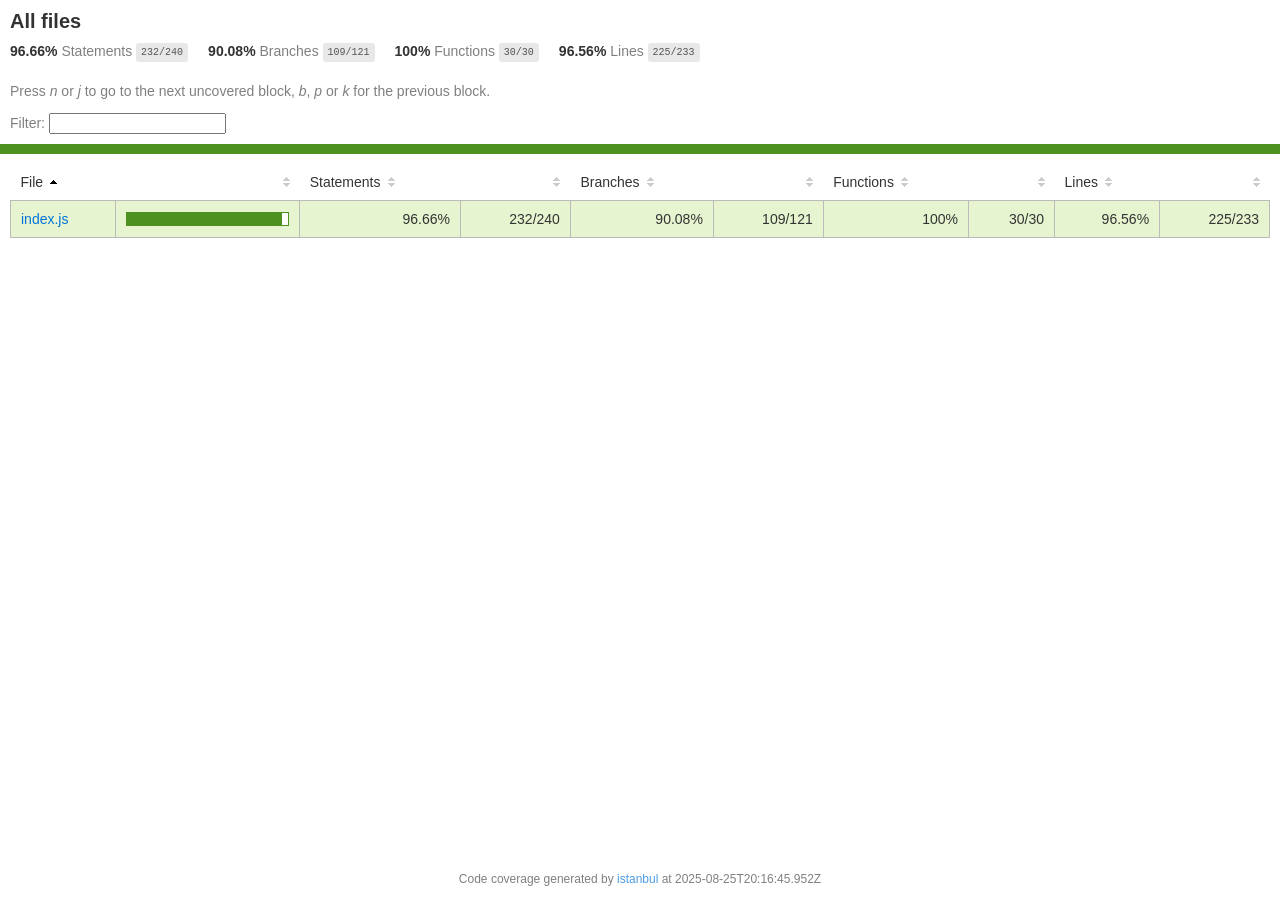
<file: node_modules/kareem/coverage/lcov-report/index.html>
<!doctype html>
<html lang="en">

<head>
    <title>Code coverage report for All files</title>
    <meta charset="utf-8" />
    <link rel="stylesheet" href="prettify.css" />
    <link rel="stylesheet" href="base.css" />
    <link rel="shortcut icon" type="image/x-icon" href="favicon.png" />
    <meta name="viewport" content="width=device-width, initial-scale=1" />
    <style type='text/css'>
        .coverage-summary .sorter {
            background-image: url(sort-arrow-sprite.png);
        }
    </style>
</head>
    
<body>
<div class='wrapper'>
    <div class='pad1'>
        <h1>All files</h1>
        <div class='clearfix'>
            
            <div class='fl pad1y space-right2'>
                <span class="strong">96.66% </span>
                <span class="quiet">Statements</span>
                <span class='fraction'>232/240</span>
            </div>
        
            
            <div class='fl pad1y space-right2'>
                <span class="strong">90.08% </span>
                <span class="quiet">Branches</span>
                <span class='fraction'>109/121</span>
            </div>
        
            
            <div class='fl pad1y space-right2'>
                <span class="strong">100% </span>
                <span class="quiet">Functions</span>
                <span class='fraction'>30/30</span>
            </div>
        
            
            <div class='fl pad1y space-right2'>
                <span class="strong">96.56% </span>
                <span class="quiet">Lines</span>
                <span class='fraction'>225/233</span>
            </div>
        
            
        </div>
        <p class="quiet">
            Press <em>n</em> or <em>j</em> to go to the next uncovered block, <em>b</em>, <em>p</em> or <em>k</em> for the previous block.
        </p>
        <template id="filterTemplate">
            <div class="quiet">
                Filter:
                <input type="search" id="fileSearch">
            </div>
        </template>
    </div>
    <div class='status-line high'></div>
    <div class="pad1">
<table class="coverage-summary">
<thead>
<tr>
   <th data-col="file" data-fmt="html" data-html="true" class="file">File</th>
   <th data-col="pic" data-type="number" data-fmt="html" data-html="true" class="pic"></th>
   <th data-col="statements" data-type="number" data-fmt="pct" class="pct">Statements</th>
   <th data-col="statements_raw" data-type="number" data-fmt="html" class="abs"></th>
   <th data-col="branches" data-type="number" data-fmt="pct" class="pct">Branches</th>
   <th data-col="branches_raw" data-type="number" data-fmt="html" class="abs"></th>
   <th data-col="functions" data-type="number" data-fmt="pct" class="pct">Functions</th>
   <th data-col="functions_raw" data-type="number" data-fmt="html" class="abs"></th>
   <th data-col="lines" data-type="number" data-fmt="pct" class="pct">Lines</th>
   <th data-col="lines_raw" data-type="number" data-fmt="html" class="abs"></th>
</tr>
</thead>
<tbody><tr>
	<td class="file high" data-value="index.js"><a href="index.js.html">index.js</a></td>
	<td data-value="96.66" class="pic high">
	<div class="chart"><div class="cover-fill" style="width: 96%"></div><div class="cover-empty" style="width: 4%"></div></div>
	</td>
	<td data-value="96.66" class="pct high">96.66%</td>
	<td data-value="240" class="abs high">232/240</td>
	<td data-value="90.08" class="pct high">90.08%</td>
	<td data-value="121" class="abs high">109/121</td>
	<td data-value="100" class="pct high">100%</td>
	<td data-value="30" class="abs high">30/30</td>
	<td data-value="96.56" class="pct high">96.56%</td>
	<td data-value="233" class="abs high">225/233</td>
	</tr>

</tbody>
</table>
</div>
                <div class='push'></div><!-- for sticky footer -->
            </div><!-- /wrapper -->
            <div class='footer quiet pad2 space-top1 center small'>
                Code coverage generated by
                <a href="https://istanbul.js.org/" target="_blank" rel="noopener noreferrer">istanbul</a>
                at 2025-08-25T20:16:45.952Z
            </div>
        <script src="prettify.js"></script>
        <script>
            window.onload = function () {
                prettyPrint();
            };
        </script>
        <script src="sorter.js"></script>
        <script src="block-navigation.js"></script>
    </body>
</html>
</file>
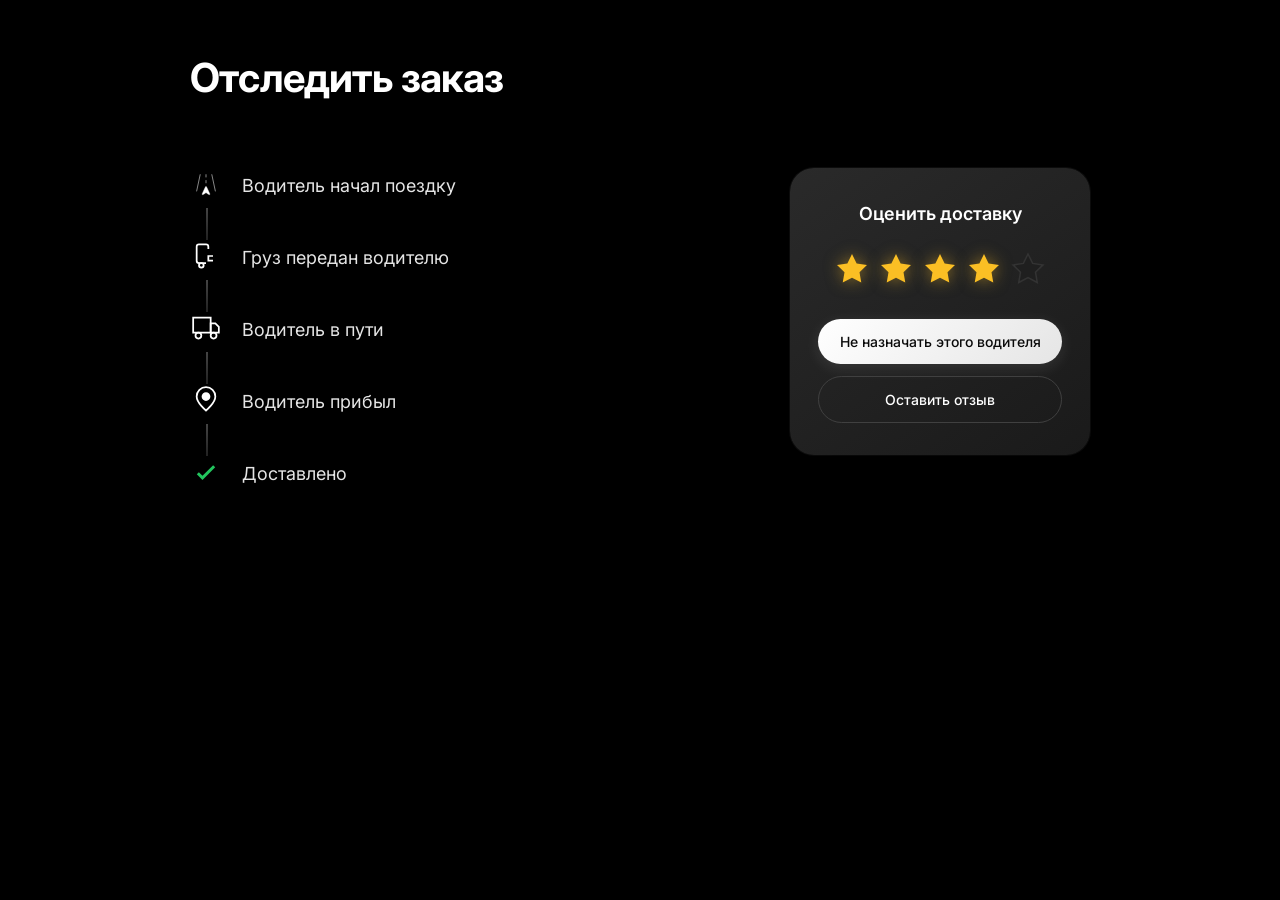
<file: html/tracking.html>
<!DOCTYPE html>
<html lang="ru">
<head>
  <meta charset="UTF-8">
  <meta name="viewport" content="width=device-width, initial-scale=1.0">
  <title>Отследить заказ | Доставка</title>
  <meta name="description" content="Отслеживайте статус вашей доставки в реальном времени">
  <style>
    @import url('https://fonts.googleapis.com/css2?family=Inter:wght@400;500;600;700&display=swap');

    * {
      margin: 0;
      padding: 0;
      box-sizing: border-box;
    }

    body {
      font-family: 'Inter', -apple-system, BlinkMacSystemFont, sans-serif;
      background-color: #000000;
      color: #ffffff;
      min-height: 100vh;
      padding: 48px;
      line-height: 1.5;
      -webkit-font-smoothing: antialiased;
    }

    .container {
      max-width: 900px;
      margin: 0 auto;
    }

    .page-title {
      font-size: 2.5rem;
      font-weight: 700;
      margin-bottom: 60px;
      letter-spacing: -0.02em;
      animation: fadeInDown 0.6s ease-out;
    }

    .content {
      display: flex;
      gap: 80px;
      align-items: flex-start;
    }

    /* Timeline Styles */
    .timeline {
      flex: 1;
    }

    .timeline-step {
      display: flex;
      align-items: flex-start;
      gap: 20px;
      position: relative;
      padding-bottom: 40px;
      animation: fadeInLeft 0.5s ease-out backwards;
    }

    .timeline-step:nth-child(1) { animation-delay: 0.1s; }
    .timeline-step:nth-child(2) { animation-delay: 0.2s; }
    .timeline-step:nth-child(3) { animation-delay: 0.3s; }
    .timeline-step:nth-child(4) { animation-delay: 0.4s; }
    .timeline-step:nth-child(5) { animation-delay: 0.5s; }

    .timeline-step:last-child {
      padding-bottom: 0;
    }

    .timeline-step:not(:last-child)::after {
      content: '';
      position: absolute;
      left: 16px;
      top: 40px;
      width: 2px;
      height: calc(100% - 40px);
      background: linear-gradient(180deg, #444444, #222222);
    }

    .timeline-icon {
      width: 32px;
      height: 32px;
      display: flex;
      align-items: center;
      justify-content: center;
      flex-shrink: 0;
      position: relative;
      z-index: 1;
    }

    .timeline-icon svg {
      width: 28px;
      height: 28px;
      stroke: #ffffff;
      stroke-width: 1.5;
      fill: none;
    }

    .timeline-icon--check svg {
      stroke: #22c55e;
      stroke-width: 2.5;
    }

    .timeline-text {
      font-size: 1.125rem;
      font-weight: 400;
      padding-top: 4px;
      color: #e5e5e5;
      transition: color 0.3s ease;
    }

    .timeline-step:hover .timeline-text {
      color: #ffffff;
    }

    /* Rating Card Styles */
    .rating-card {
      width: 300px;
      background: linear-gradient(145deg, #2a2a2a, #1a1a1a);
      border-radius: 24px;
      padding: 32px 28px;
      box-shadow: 
        0 25px 50px -12px rgba(0, 0, 0, 0.5),
        0 0 0 1px rgba(255, 255, 255, 0.05);
      animation: fadeInRight 0.6s ease-out 0.3s backwards;
    }

    .rating-card-title {
      font-size: 1.125rem;
      font-weight: 600;
      text-align: center;
      margin-bottom: 24px;
      color: #ffffff;
    }

    .stars-container {
      display: flex;
      justify-content: center;
      gap: 8px;
      margin-bottom: 32px;
    }

    .star {
      width: 36px;
      height: 36px;
      cursor: pointer;
      transition: transform 0.2s ease, filter 0.2s ease;
    }

    .star:hover {
      transform: scale(1.15);
    }

    .star svg {
      width: 100%;
      height: 100%;
    }

    .star--active svg {
      fill: #fbbf24;
      filter: drop-shadow(0 0 8px rgba(251, 191, 36, 0.5));
    }

    .star--inactive svg {
      fill: #1f1f1f;
      stroke: #333333;
      stroke-width: 1;
    }

    .buttons-container {
      display: flex;
      flex-direction: column;
      gap: 12px;
    }

    .btn {
      width: 100%;
      padding: 14px 20px;
      border-radius: 50px;
      font-size: 0.875rem;
      font-weight: 500;
      font-family: inherit;
      cursor: pointer;
      transition: all 0.25s ease;
      border: none;
      outline: none;
    }

    .btn--primary {
      background: linear-gradient(135deg, #ffffff, #e5e5e5);
      color: #0a0a0a;
      box-shadow: 0 4px 15px rgba(255, 255, 255, 0.1);
    }

    .btn--primary:hover {
      background: linear-gradient(135deg, #f5f5f5, #d4d4d4);
      transform: translateY(-2px);
      box-shadow: 0 8px 25px rgba(255, 255, 255, 0.15);
    }

    .btn--primary:active {
      transform: translateY(0);
    }

    .btn--secondary {
      background: transparent;
      color: #ffffff;
      border: 1.5px solid #404040;
    }

    .btn--secondary:hover {
      background: rgba(255, 255, 255, 0.05);
      border-color: #666666;
      transform: translateY(-2px);
    }

    .btn--secondary:active {
      transform: translateY(0);
    }

    /* Animations */
    @keyframes fadeInDown {
      from {
        opacity: 0;
        transform: translateY(-20px);
      }
      to {
        opacity: 1;
        transform: translateY(0);
      }
    }

    @keyframes fadeInLeft {
      from {
        opacity: 0;
        transform: translateX(-20px);
      }
      to {
        opacity: 1;
        transform: translateX(0);
      }
    }

    @keyframes fadeInRight {
      from {
        opacity: 0;
        transform: translateX(20px);
      }
      to {
        opacity: 1;
        transform: translateX(0);
      }
    }

    @keyframes pulse {
      0%, 100% {
        transform: scale(1);
      }
      50% {
        transform: scale(1.05);
      }
    }

    /* Responsive Design */
    @media (max-width: 768px) {
      body {
        padding: 24px;
      }

      .page-title {
        font-size: 1.75rem;
        margin-bottom: 40px;
      }

      .content {
        flex-direction: column;
        gap: 48px;
      }

      .rating-card {
        width: 100%;
        max-width: 360px;
      }

      .timeline-text {
        font-size: 1rem;
      }
    }

    /* Hover effects for desktop */
    @media (hover: hover) {
      .timeline-step {
        transition: transform 0.2s ease;
      }

      .timeline-step:hover {
        transform: translateX(8px);
      }
    }
  </style>
</head>
<body class="page-tracking">
  <div class="container">
    <h1 class="page-title">Отследить заказ</h1>

    <div class="content">
      <!-- Timeline -->
      <div class="timeline">
        <div class="timeline-step">
          <div class="timeline-icon">
           <svg width="106" height="106" viewBox="0 0 106 106" fill="none" xmlns="http://www.w3.org/2000/svg">
<path d="M17.6667 79.4998L30.9167 17.6665M88.3334 79.4998L75.0834 17.6665M53 48.5832V39.7498M53 26.4998V17.6665" stroke="white" stroke-width="2" stroke-linecap="round"/>
<path d="M40.4479 86.3017L49.8024 66.4179C50.8226 64.2537 51.335 63.1672 52.0328 62.8271C52.3341 62.6803 52.6649 62.604 53 62.604C53.3352 62.604 53.666 62.6803 53.9673 62.8271C54.6651 63.1672 55.1775 64.2493 56.1977 66.4179L65.5522 86.3017C67.0848 89.5568 67.8489 91.1865 67.5618 92.0345C67.4378 92.3942 67.2231 92.7157 66.9383 92.968C66.6536 93.2203 66.3085 93.3947 65.9365 93.4744C65.062 93.6643 63.5382 92.7103 60.4819 90.8023L54.8727 87.2954C54.1925 86.8714 53.8569 86.6594 53.4903 86.5755C53.1676 86.502 52.8325 86.502 52.5098 86.5755C52.1476 86.6594 51.8031 86.8714 51.1274 87.2954L45.5182 90.8023C42.4619 92.7103 40.9381 93.6643 40.0636 93.4744C39.6916 93.3947 39.3465 93.2203 39.0618 92.968C38.777 92.7157 38.5622 92.3942 38.4383 92.0345C38.1468 91.1865 38.9153 89.5612 40.4479 86.3017Z" fill="white"/>
</svg>

          </div>
          <span class="timeline-text">Водитель начал поездку</span>
        </div>

        <div class="timeline-step">
          <div class="timeline-icon">
            <svg viewBox="0 0 24 24">
              <path d="M14 6V4a2 2 0 0 0-2-2H6a2 2 0 0 0-2 2v12a2 2 0 0 0 2 2h6"/>
              <path d="M18 12h-4v4h4"/>
              <circle cx="8" cy="20" r="2"/>
            </svg>
          </div>
          <span class="timeline-text">Груз передан водителю</span>
        </div>

        <div class="timeline-step">
          <div class="timeline-icon">
            <svg viewBox="0 0 24 24">
              <path d="M1 3h15v13H1z"/>
              <path d="M16 8h4l3 3v5h-7V8z"/>
              <circle cx="5.5" cy="18.5" r="2.5"/>
              <circle cx="18.5" cy="18.5" r="2.5"/>
            </svg>
          </div>
          <span class="timeline-text">Водитель в пути</span>
        </div>

        <div class="timeline-step">
          <div class="timeline-icon">
            <svg viewBox="0 0 24 24">
              <path d="M12 21c0 0-8-6.5-8-12a8 8 0 1 1 16 0c0 5.5-8 12-8 12z"/>
              <circle cx="12" cy="9" r="3" fill="#ffffff"/>
            </svg>
          </div>
          <span class="timeline-text">Водитель прибыл</span>
        </div>

        <div class="timeline-step">
          <div class="timeline-icon timeline-icon--check">
            <svg viewBox="0 0 24 24">
              <path d="M5 13l4 4L19 7"/>
            </svg>
          </div>
          <span class="timeline-text">Доставлено</span>
        </div>
      </div>

      <!-- Rating Card -->
      <div class="rating-card">
        <h2 class="rating-card-title">Оценить доставку</h2>

        <div class="stars-container">
          <div class="star star--active">
            <svg viewBox="0 0 24 24">
              <path d="M12 2l3.09 6.26L22 9.27l-5 4.87 1.18 6.88L12 17.77l-6.18 3.25L7 14.14 2 9.27l6.91-1.01L12 2z"/>
            </svg>
          </div>
          <div class="star star--active">
            <svg viewBox="0 0 24 24">
              <path d="M12 2l3.09 6.26L22 9.27l-5 4.87 1.18 6.88L12 17.77l-6.18 3.25L7 14.14 2 9.27l6.91-1.01L12 2z"/>
            </svg>
          </div>
          <div class="star star--active">
            <svg viewBox="0 0 24 24">
              <path d="M12 2l3.09 6.26L22 9.27l-5 4.87 1.18 6.88L12 17.77l-6.18 3.25L7 14.14 2 9.27l6.91-1.01L12 2z"/>
            </svg>
          </div>
          <div class="star star--active">
            <svg viewBox="0 0 24 24">
              <path d="M12 2l3.09 6.26L22 9.27l-5 4.87 1.18 6.88L12 17.77l-6.18 3.25L7 14.14 2 9.27l6.91-1.01L12 2z"/>
            </svg>
          </div>
          <div class="star star--inactive">
            <svg viewBox="0 0 24 24">
              <path d="M12 2l3.09 6.26L22 9.27l-5 4.87 1.18 6.88L12 17.77l-6.18 3.25L7 14.14 2 9.27l6.91-1.01L12 2z"/>
            </svg>
          </div>
        </div>

        <div class="buttons-container">
          <button class="btn btn--primary">Не назначать этого водителя</button>
          <button class="btn btn--secondary">Оставить отзыв</button>
        </div>
      </div>
    </div>
  </div>

  <script>
    // Интерактивность для звёзд
    const stars = document.querySelectorAll('.star');
    
    stars.forEach((star, index) => {
      star.addEventListener('click', () => {
        stars.forEach((s, i) => {
          if (i <= index) {
            s.classList.remove('star--inactive');
            s.classList.add('star--active');
          } else {
            s.classList.remove('star--active');
            s.classList.add('star--inactive');
          }
        });
      });

      star.addEventListener('mouseenter', () => {
        stars.forEach((s, i) => {
          if (i <= index) {
            s.style.transform = 'scale(1.1)';
          }
        });
      });

      star.addEventListener('mouseleave', () => {
        stars.forEach(s => {
          s.style.transform = '';
        });
      });
    });

    // Кнопки
    document.querySelectorAll('.btn').forEach(btn => {
      btn.addEventListener('click', function() {
        this.style.animation = 'pulse 0.3s ease';
        setTimeout(() => {
          this.style.animation = '';
        }, 300);
      });
    });
  </script>
</body>
</html>
</file>
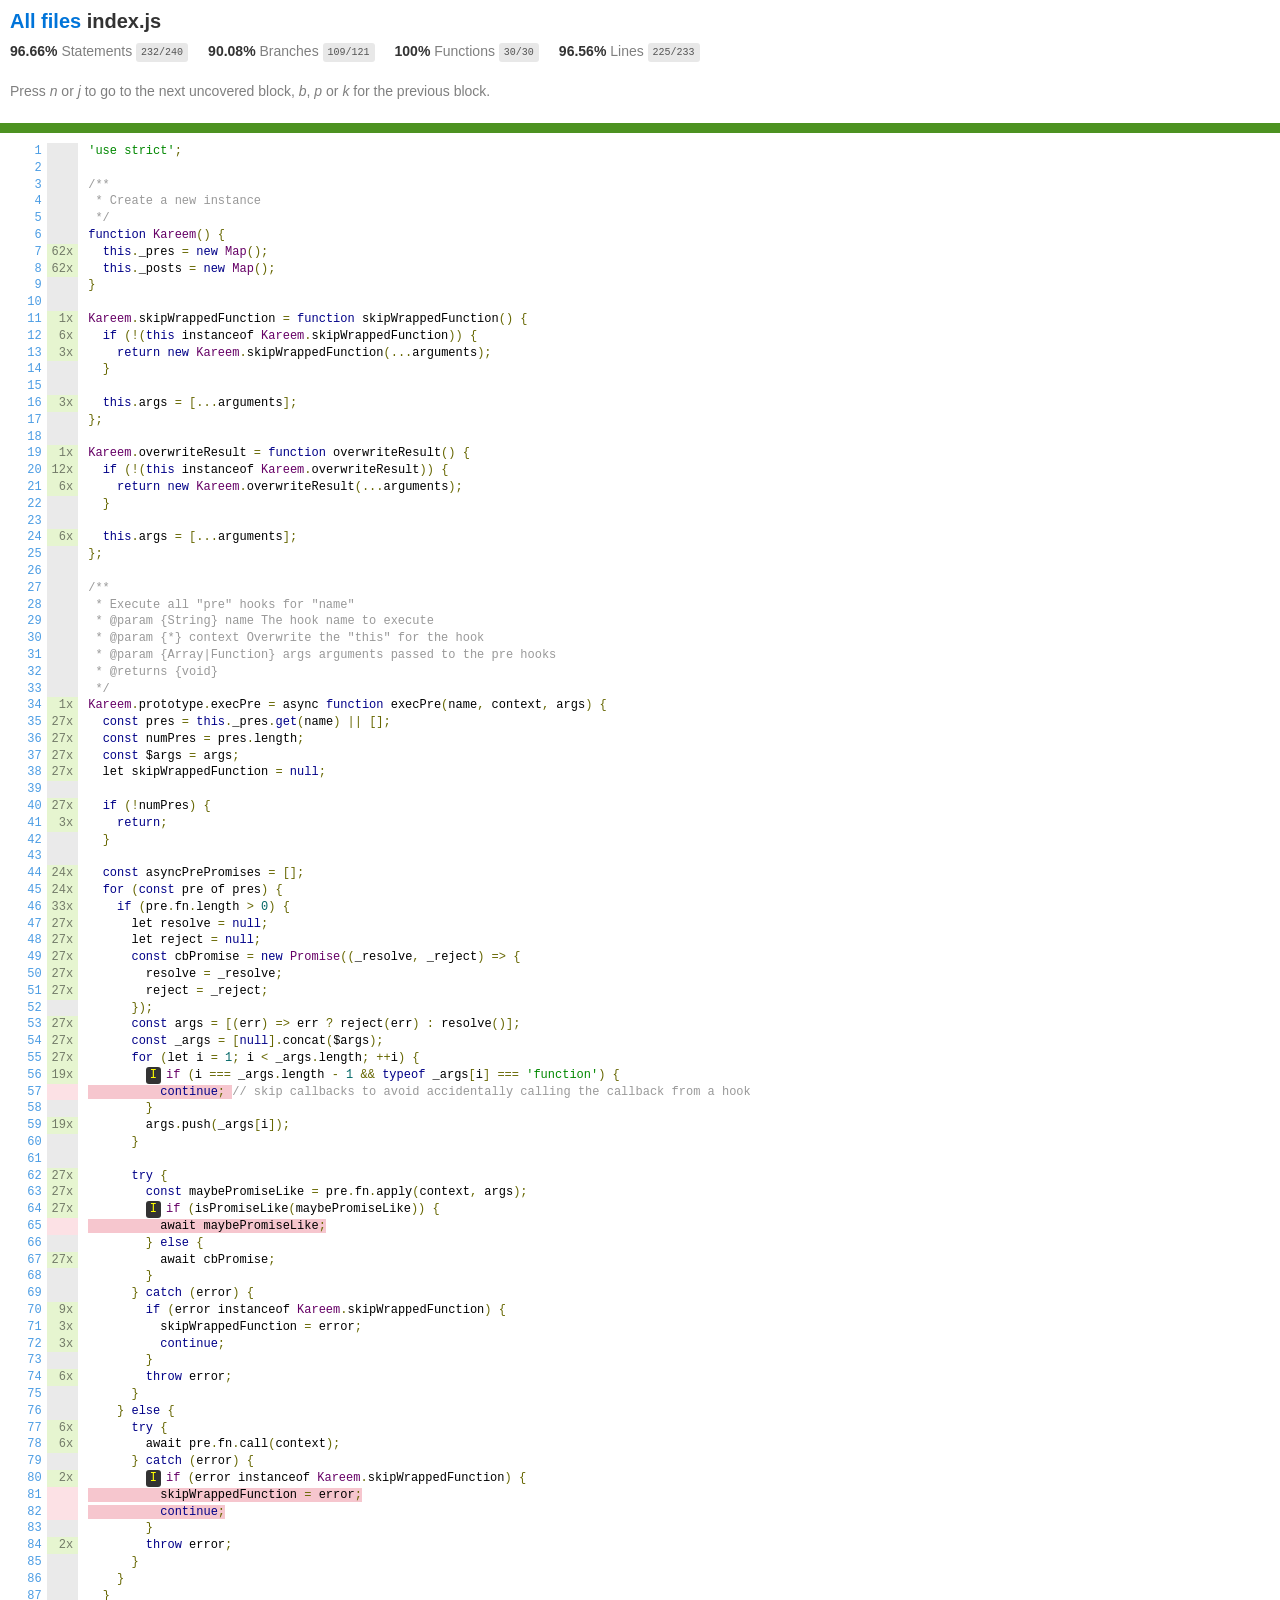
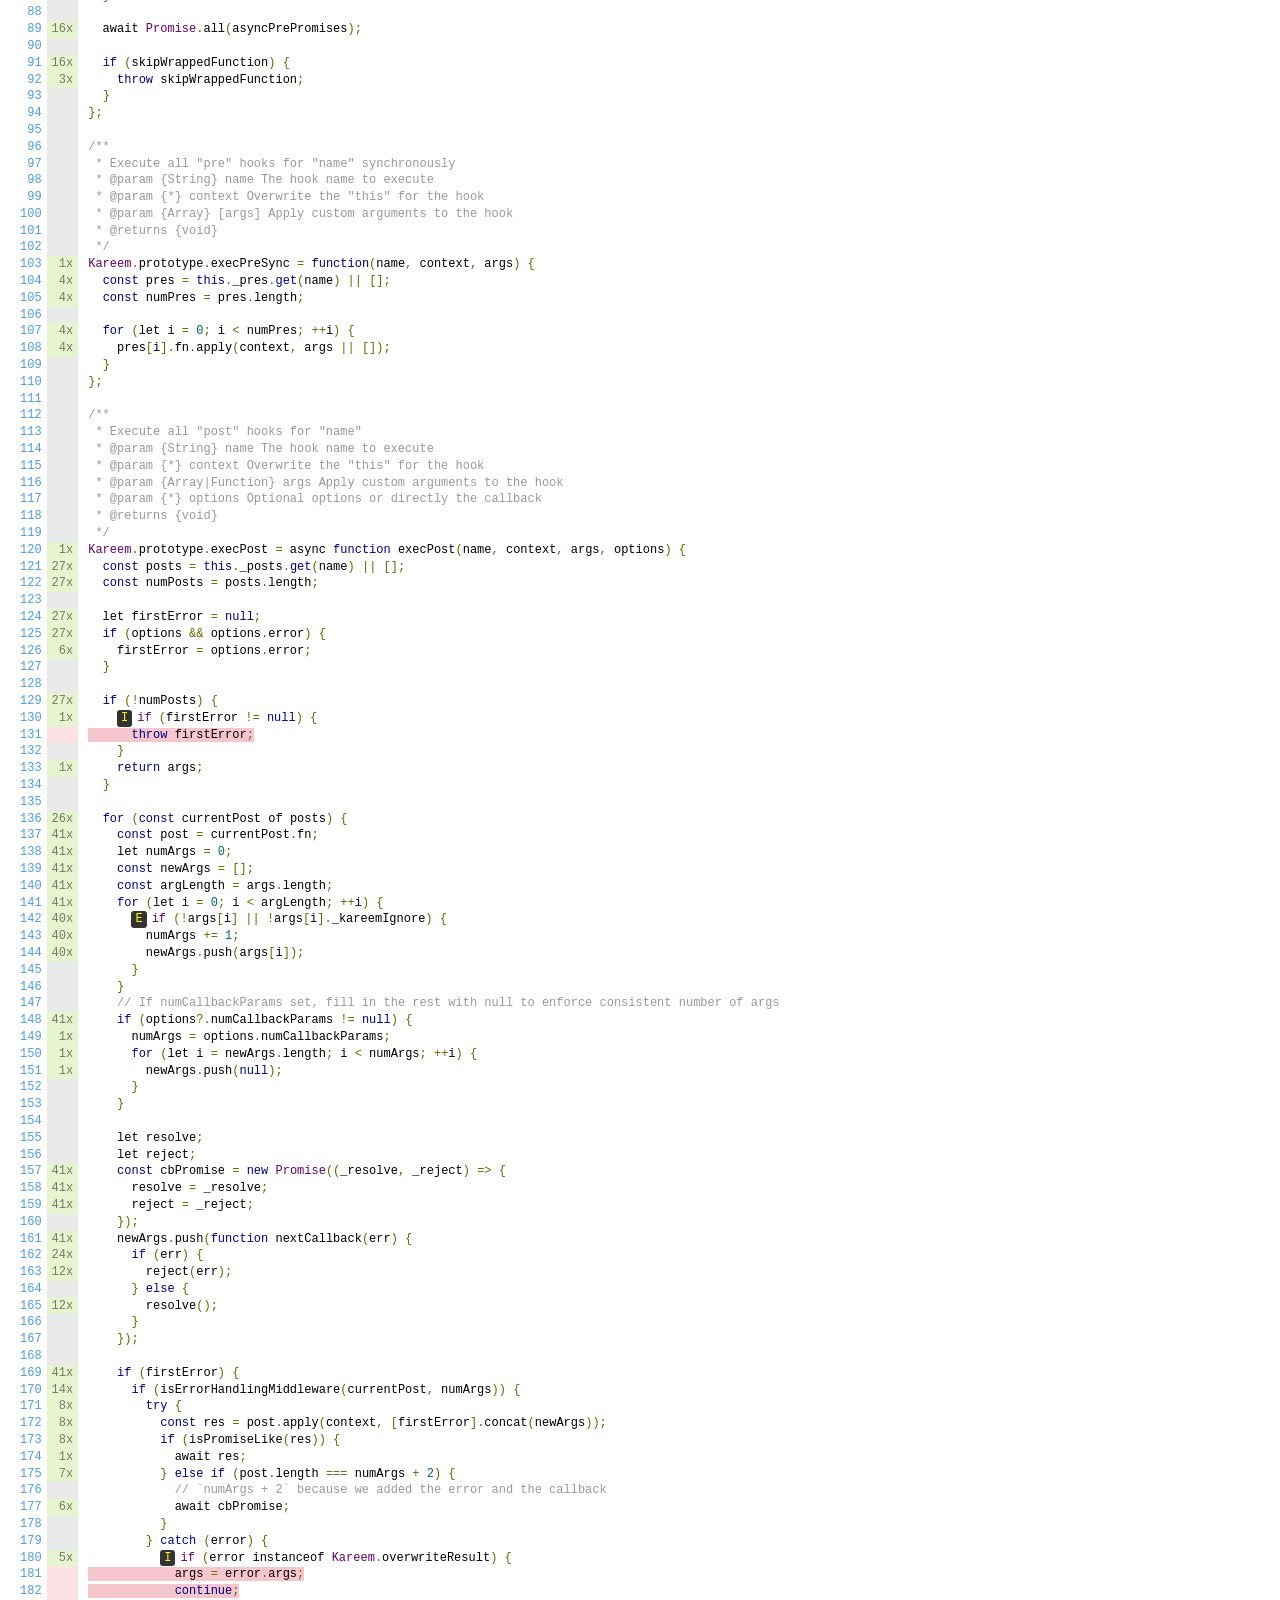
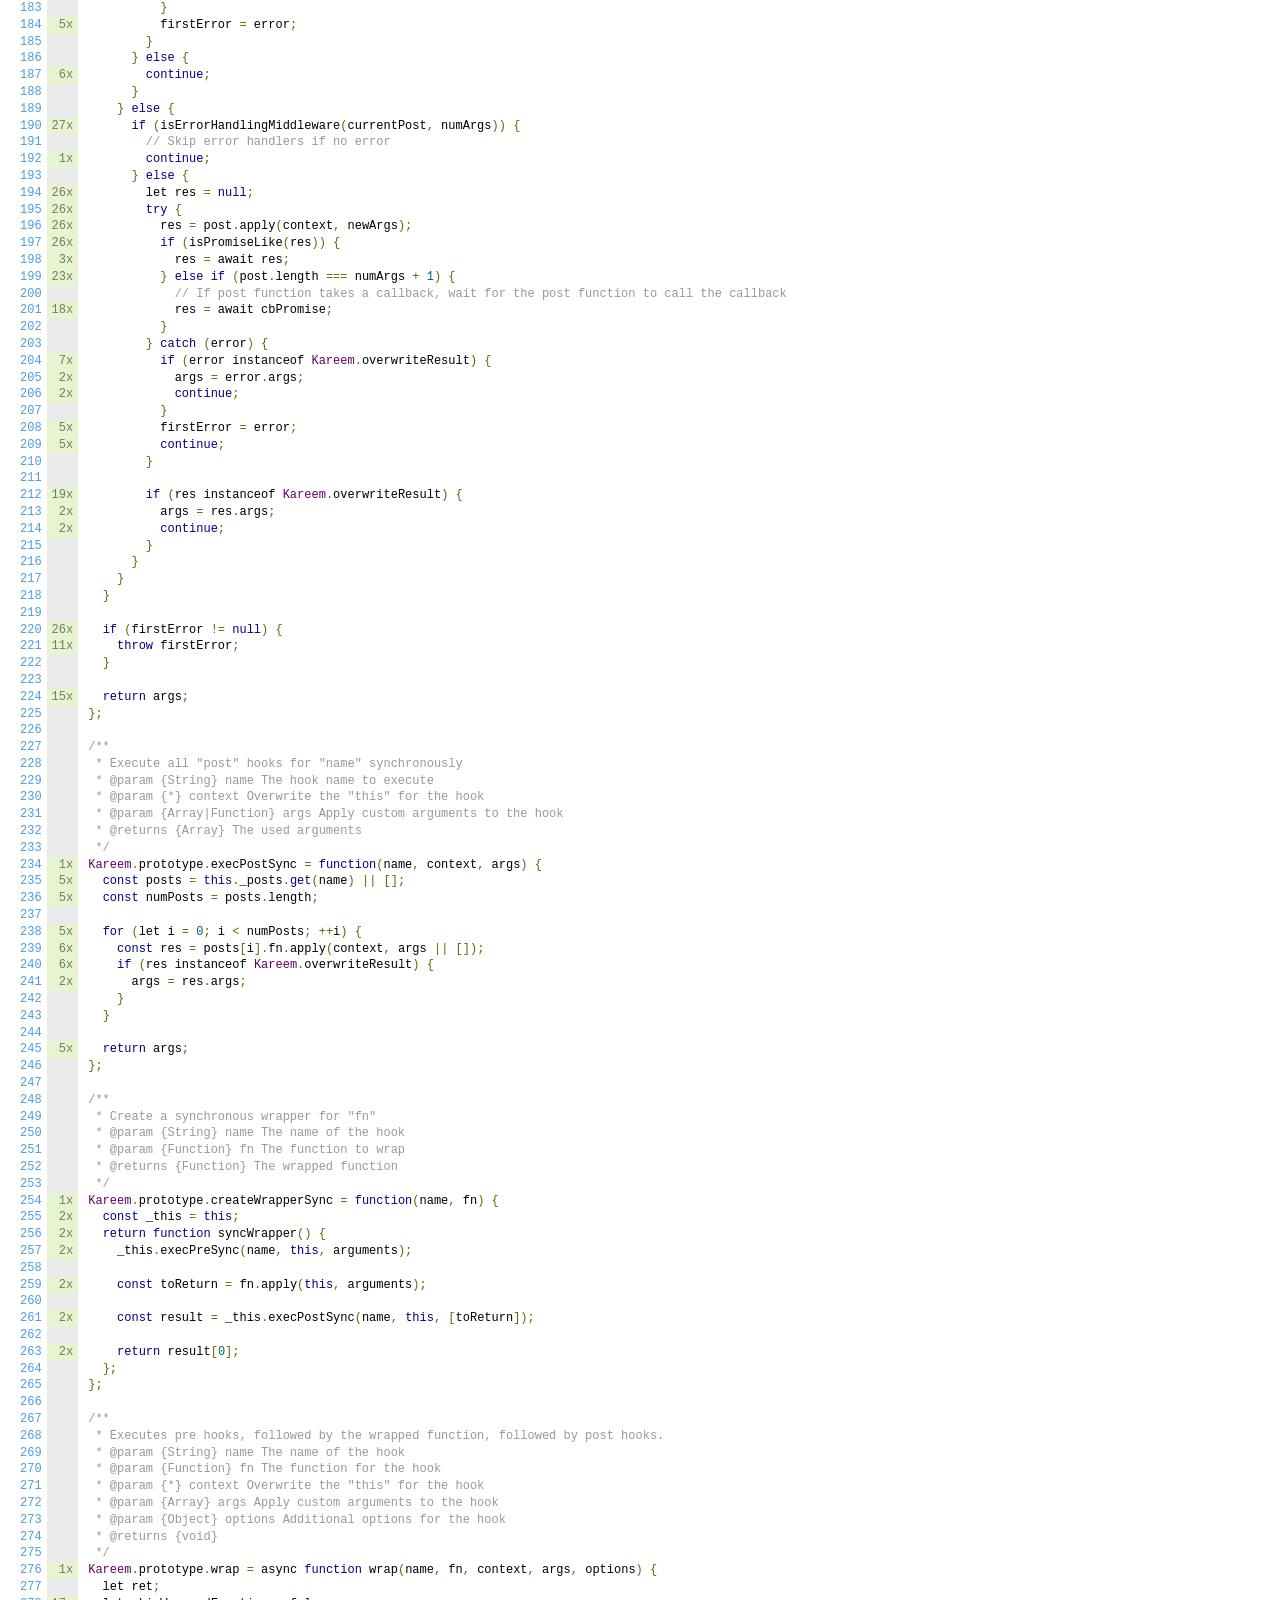
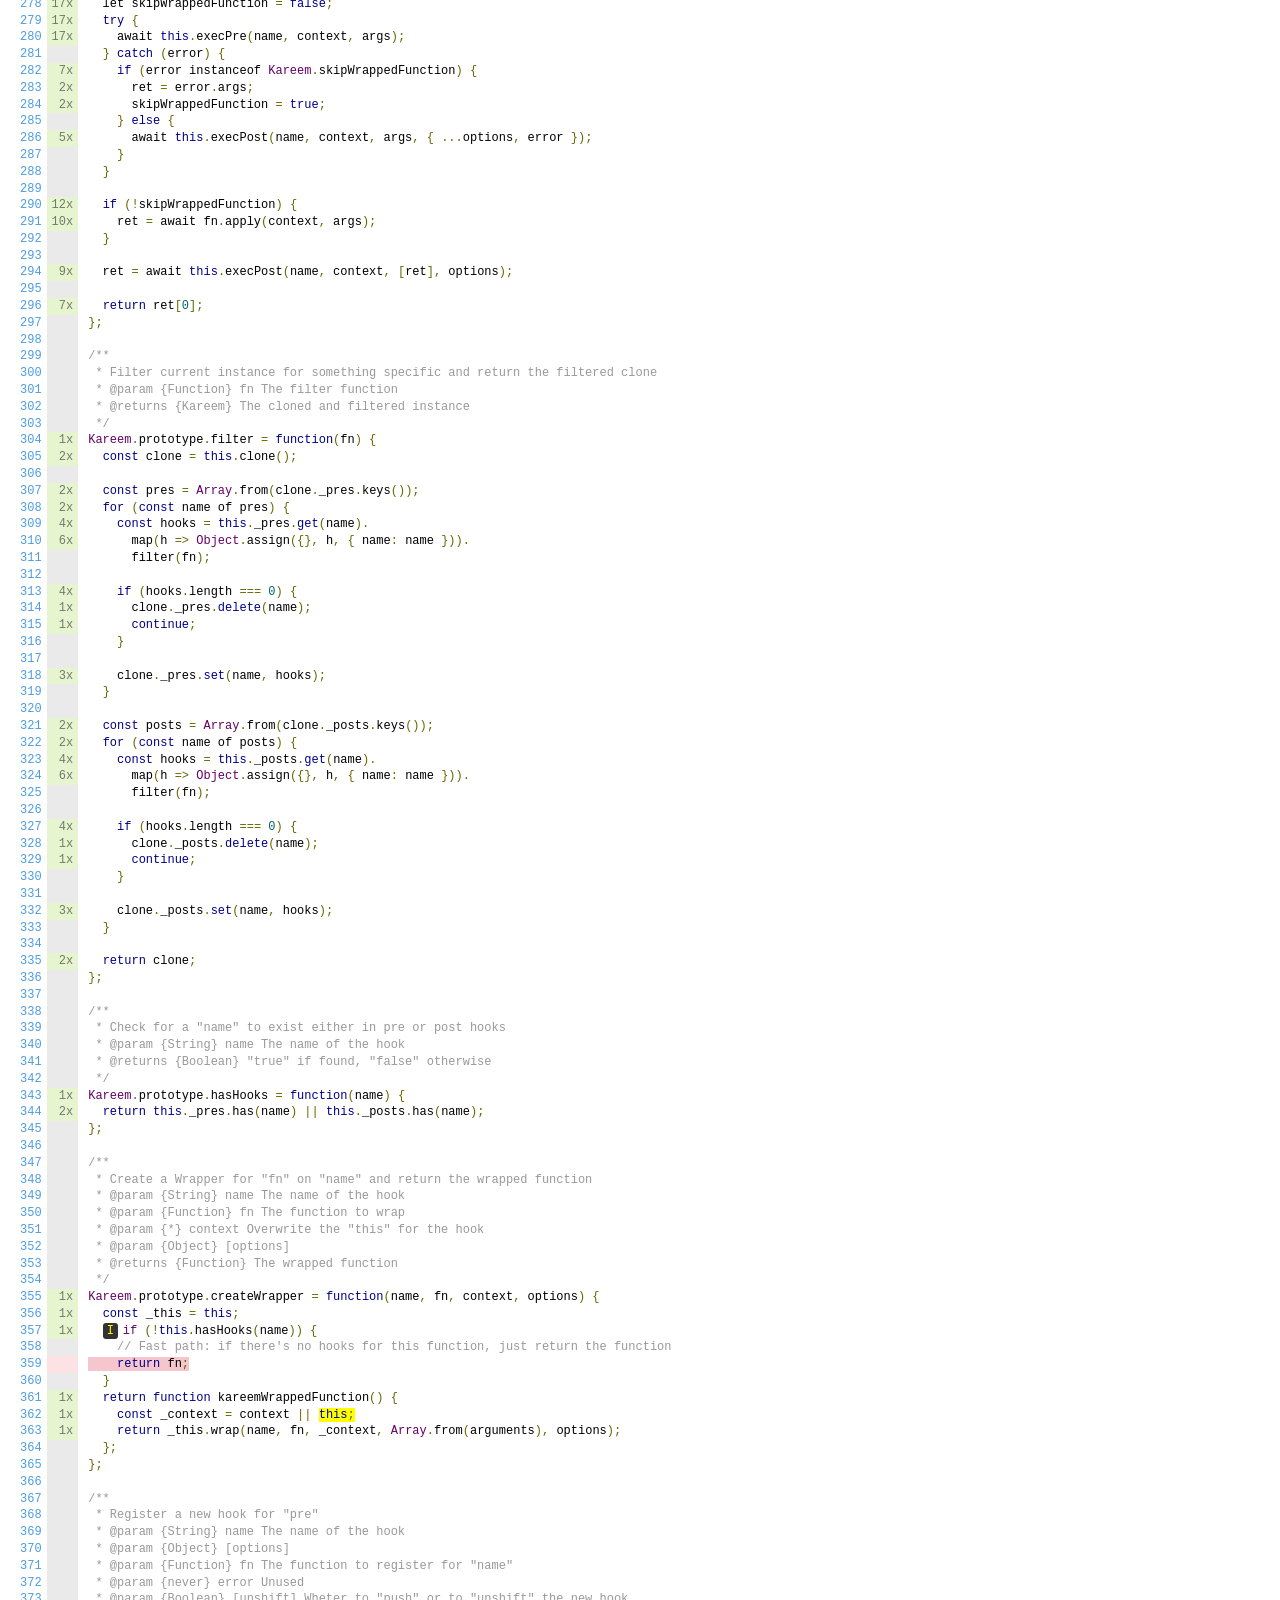
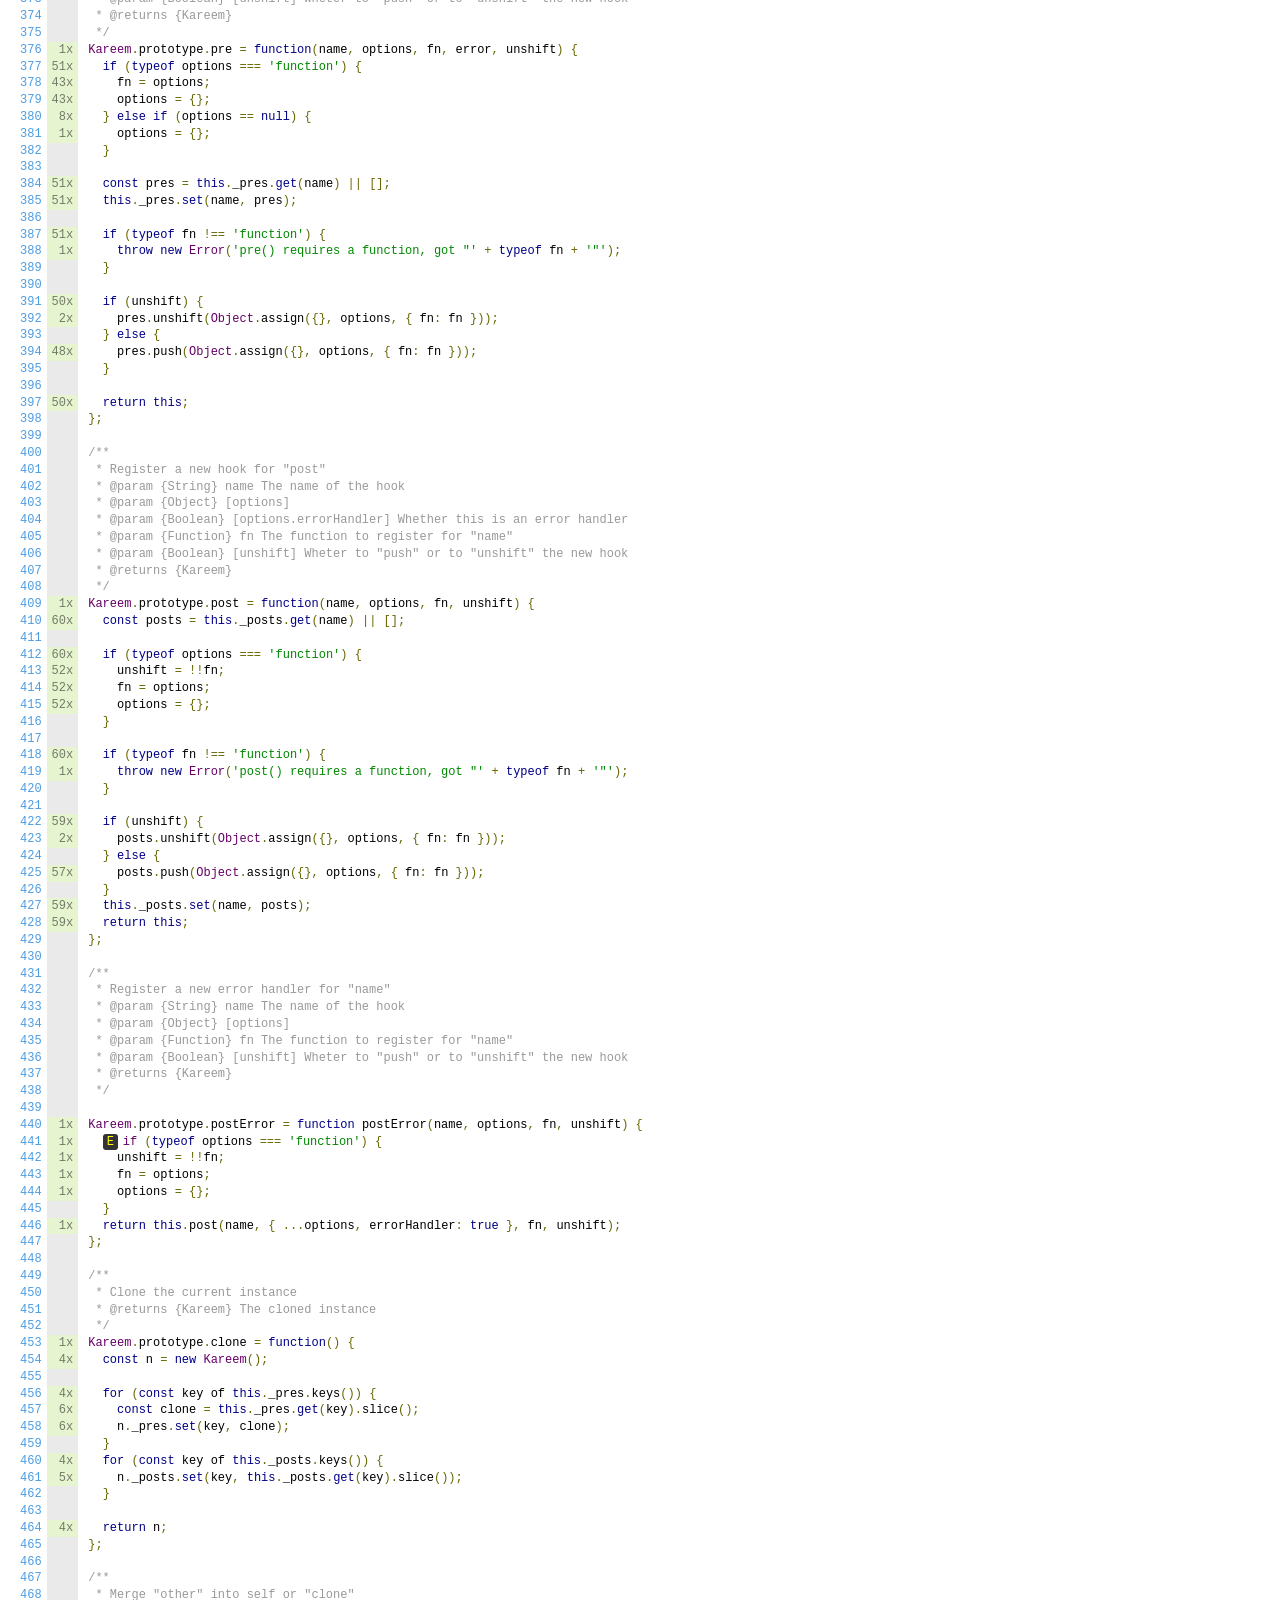
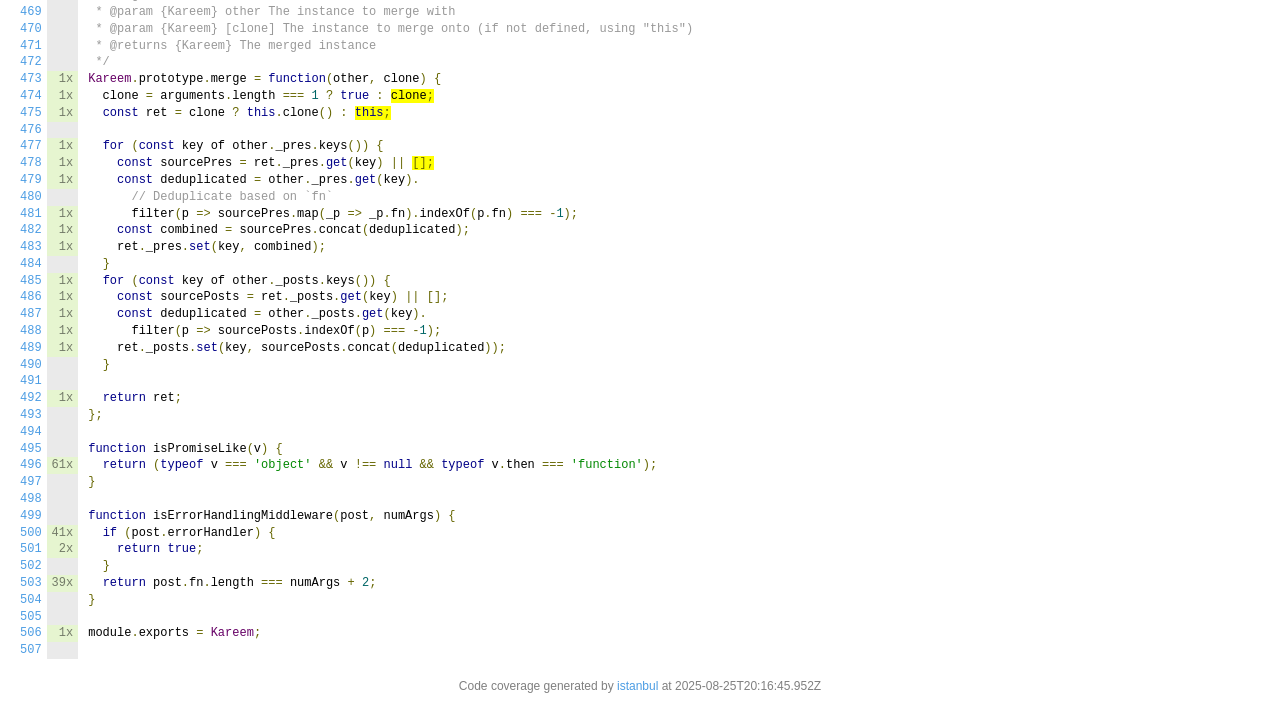
<file: node_modules/kareem/coverage/lcov-report/index.js.html>
<!doctype html>
<html lang="en">

<head>
    <title>Code coverage report for index.js</title>
    <meta charset="utf-8" />
    <link rel="stylesheet" href="prettify.css" />
    <link rel="stylesheet" href="base.css" />
    <link rel="shortcut icon" type="image/x-icon" href="favicon.png" />
    <meta name="viewport" content="width=device-width, initial-scale=1" />
    <style type='text/css'>
        .coverage-summary .sorter {
            background-image: url(sort-arrow-sprite.png);
        }
    </style>
</head>
    
<body>
<div class='wrapper'>
    <div class='pad1'>
        <h1><a href="index.html">All files</a> index.js</h1>
        <div class='clearfix'>
            
            <div class='fl pad1y space-right2'>
                <span class="strong">96.66% </span>
                <span class="quiet">Statements</span>
                <span class='fraction'>232/240</span>
            </div>
        
            
            <div class='fl pad1y space-right2'>
                <span class="strong">90.08% </span>
                <span class="quiet">Branches</span>
                <span class='fraction'>109/121</span>
            </div>
        
            
            <div class='fl pad1y space-right2'>
                <span class="strong">100% </span>
                <span class="quiet">Functions</span>
                <span class='fraction'>30/30</span>
            </div>
        
            
            <div class='fl pad1y space-right2'>
                <span class="strong">96.56% </span>
                <span class="quiet">Lines</span>
                <span class='fraction'>225/233</span>
            </div>
        
            
        </div>
        <p class="quiet">
            Press <em>n</em> or <em>j</em> to go to the next uncovered block, <em>b</em>, <em>p</em> or <em>k</em> for the previous block.
        </p>
        <template id="filterTemplate">
            <div class="quiet">
                Filter:
                <input type="search" id="fileSearch">
            </div>
        </template>
    </div>
    <div class='status-line high'></div>
    <pre><table class="coverage">
<tr><td class="line-count quiet"><a name='L1'></a><a href='#L1'>1</a>
<a name='L2'></a><a href='#L2'>2</a>
<a name='L3'></a><a href='#L3'>3</a>
<a name='L4'></a><a href='#L4'>4</a>
<a name='L5'></a><a href='#L5'>5</a>
<a name='L6'></a><a href='#L6'>6</a>
<a name='L7'></a><a href='#L7'>7</a>
<a name='L8'></a><a href='#L8'>8</a>
<a name='L9'></a><a href='#L9'>9</a>
<a name='L10'></a><a href='#L10'>10</a>
<a name='L11'></a><a href='#L11'>11</a>
<a name='L12'></a><a href='#L12'>12</a>
<a name='L13'></a><a href='#L13'>13</a>
<a name='L14'></a><a href='#L14'>14</a>
<a name='L15'></a><a href='#L15'>15</a>
<a name='L16'></a><a href='#L16'>16</a>
<a name='L17'></a><a href='#L17'>17</a>
<a name='L18'></a><a href='#L18'>18</a>
<a name='L19'></a><a href='#L19'>19</a>
<a name='L20'></a><a href='#L20'>20</a>
<a name='L21'></a><a href='#L21'>21</a>
<a name='L22'></a><a href='#L22'>22</a>
<a name='L23'></a><a href='#L23'>23</a>
<a name='L24'></a><a href='#L24'>24</a>
<a name='L25'></a><a href='#L25'>25</a>
<a name='L26'></a><a href='#L26'>26</a>
<a name='L27'></a><a href='#L27'>27</a>
<a name='L28'></a><a href='#L28'>28</a>
<a name='L29'></a><a href='#L29'>29</a>
<a name='L30'></a><a href='#L30'>30</a>
<a name='L31'></a><a href='#L31'>31</a>
<a name='L32'></a><a href='#L32'>32</a>
<a name='L33'></a><a href='#L33'>33</a>
<a name='L34'></a><a href='#L34'>34</a>
<a name='L35'></a><a href='#L35'>35</a>
<a name='L36'></a><a href='#L36'>36</a>
<a name='L37'></a><a href='#L37'>37</a>
<a name='L38'></a><a href='#L38'>38</a>
<a name='L39'></a><a href='#L39'>39</a>
<a name='L40'></a><a href='#L40'>40</a>
<a name='L41'></a><a href='#L41'>41</a>
<a name='L42'></a><a href='#L42'>42</a>
<a name='L43'></a><a href='#L43'>43</a>
<a name='L44'></a><a href='#L44'>44</a>
<a name='L45'></a><a href='#L45'>45</a>
<a name='L46'></a><a href='#L46'>46</a>
<a name='L47'></a><a href='#L47'>47</a>
<a name='L48'></a><a href='#L48'>48</a>
<a name='L49'></a><a href='#L49'>49</a>
<a name='L50'></a><a href='#L50'>50</a>
<a name='L51'></a><a href='#L51'>51</a>
<a name='L52'></a><a href='#L52'>52</a>
<a name='L53'></a><a href='#L53'>53</a>
<a name='L54'></a><a href='#L54'>54</a>
<a name='L55'></a><a href='#L55'>55</a>
<a name='L56'></a><a href='#L56'>56</a>
<a name='L57'></a><a href='#L57'>57</a>
<a name='L58'></a><a href='#L58'>58</a>
<a name='L59'></a><a href='#L59'>59</a>
<a name='L60'></a><a href='#L60'>60</a>
<a name='L61'></a><a href='#L61'>61</a>
<a name='L62'></a><a href='#L62'>62</a>
<a name='L63'></a><a href='#L63'>63</a>
<a name='L64'></a><a href='#L64'>64</a>
<a name='L65'></a><a href='#L65'>65</a>
<a name='L66'></a><a href='#L66'>66</a>
<a name='L67'></a><a href='#L67'>67</a>
<a name='L68'></a><a href='#L68'>68</a>
<a name='L69'></a><a href='#L69'>69</a>
<a name='L70'></a><a href='#L70'>70</a>
<a name='L71'></a><a href='#L71'>71</a>
<a name='L72'></a><a href='#L72'>72</a>
<a name='L73'></a><a href='#L73'>73</a>
<a name='L74'></a><a href='#L74'>74</a>
<a name='L75'></a><a href='#L75'>75</a>
<a name='L76'></a><a href='#L76'>76</a>
<a name='L77'></a><a href='#L77'>77</a>
<a name='L78'></a><a href='#L78'>78</a>
<a name='L79'></a><a href='#L79'>79</a>
<a name='L80'></a><a href='#L80'>80</a>
<a name='L81'></a><a href='#L81'>81</a>
<a name='L82'></a><a href='#L82'>82</a>
<a name='L83'></a><a href='#L83'>83</a>
<a name='L84'></a><a href='#L84'>84</a>
<a name='L85'></a><a href='#L85'>85</a>
<a name='L86'></a><a href='#L86'>86</a>
<a name='L87'></a><a href='#L87'>87</a>
<a name='L88'></a><a href='#L88'>88</a>
<a name='L89'></a><a href='#L89'>89</a>
<a name='L90'></a><a href='#L90'>90</a>
<a name='L91'></a><a href='#L91'>91</a>
<a name='L92'></a><a href='#L92'>92</a>
<a name='L93'></a><a href='#L93'>93</a>
<a name='L94'></a><a href='#L94'>94</a>
<a name='L95'></a><a href='#L95'>95</a>
<a name='L96'></a><a href='#L96'>96</a>
<a name='L97'></a><a href='#L97'>97</a>
<a name='L98'></a><a href='#L98'>98</a>
<a name='L99'></a><a href='#L99'>99</a>
<a name='L100'></a><a href='#L100'>100</a>
<a name='L101'></a><a href='#L101'>101</a>
<a name='L102'></a><a href='#L102'>102</a>
<a name='L103'></a><a href='#L103'>103</a>
<a name='L104'></a><a href='#L104'>104</a>
<a name='L105'></a><a href='#L105'>105</a>
<a name='L106'></a><a href='#L106'>106</a>
<a name='L107'></a><a href='#L107'>107</a>
<a name='L108'></a><a href='#L108'>108</a>
<a name='L109'></a><a href='#L109'>109</a>
<a name='L110'></a><a href='#L110'>110</a>
<a name='L111'></a><a href='#L111'>111</a>
<a name='L112'></a><a href='#L112'>112</a>
<a name='L113'></a><a href='#L113'>113</a>
<a name='L114'></a><a href='#L114'>114</a>
<a name='L115'></a><a href='#L115'>115</a>
<a name='L116'></a><a href='#L116'>116</a>
<a name='L117'></a><a href='#L117'>117</a>
<a name='L118'></a><a href='#L118'>118</a>
<a name='L119'></a><a href='#L119'>119</a>
<a name='L120'></a><a href='#L120'>120</a>
<a name='L121'></a><a href='#L121'>121</a>
<a name='L122'></a><a href='#L122'>122</a>
<a name='L123'></a><a href='#L123'>123</a>
<a name='L124'></a><a href='#L124'>124</a>
<a name='L125'></a><a href='#L125'>125</a>
<a name='L126'></a><a href='#L126'>126</a>
<a name='L127'></a><a href='#L127'>127</a>
<a name='L128'></a><a href='#L128'>128</a>
<a name='L129'></a><a href='#L129'>129</a>
<a name='L130'></a><a href='#L130'>130</a>
<a name='L131'></a><a href='#L131'>131</a>
<a name='L132'></a><a href='#L132'>132</a>
<a name='L133'></a><a href='#L133'>133</a>
<a name='L134'></a><a href='#L134'>134</a>
<a name='L135'></a><a href='#L135'>135</a>
<a name='L136'></a><a href='#L136'>136</a>
<a name='L137'></a><a href='#L137'>137</a>
<a name='L138'></a><a href='#L138'>138</a>
<a name='L139'></a><a href='#L139'>139</a>
<a name='L140'></a><a href='#L140'>140</a>
<a name='L141'></a><a href='#L141'>141</a>
<a name='L142'></a><a href='#L142'>142</a>
<a name='L143'></a><a href='#L143'>143</a>
<a name='L144'></a><a href='#L144'>144</a>
<a name='L145'></a><a href='#L145'>145</a>
<a name='L146'></a><a href='#L146'>146</a>
<a name='L147'></a><a href='#L147'>147</a>
<a name='L148'></a><a href='#L148'>148</a>
<a name='L149'></a><a href='#L149'>149</a>
<a name='L150'></a><a href='#L150'>150</a>
<a name='L151'></a><a href='#L151'>151</a>
<a name='L152'></a><a href='#L152'>152</a>
<a name='L153'></a><a href='#L153'>153</a>
<a name='L154'></a><a href='#L154'>154</a>
<a name='L155'></a><a href='#L155'>155</a>
<a name='L156'></a><a href='#L156'>156</a>
<a name='L157'></a><a href='#L157'>157</a>
<a name='L158'></a><a href='#L158'>158</a>
<a name='L159'></a><a href='#L159'>159</a>
<a name='L160'></a><a href='#L160'>160</a>
<a name='L161'></a><a href='#L161'>161</a>
<a name='L162'></a><a href='#L162'>162</a>
<a name='L163'></a><a href='#L163'>163</a>
<a name='L164'></a><a href='#L164'>164</a>
<a name='L165'></a><a href='#L165'>165</a>
<a name='L166'></a><a href='#L166'>166</a>
<a name='L167'></a><a href='#L167'>167</a>
<a name='L168'></a><a href='#L168'>168</a>
<a name='L169'></a><a href='#L169'>169</a>
<a name='L170'></a><a href='#L170'>170</a>
<a name='L171'></a><a href='#L171'>171</a>
<a name='L172'></a><a href='#L172'>172</a>
<a name='L173'></a><a href='#L173'>173</a>
<a name='L174'></a><a href='#L174'>174</a>
<a name='L175'></a><a href='#L175'>175</a>
<a name='L176'></a><a href='#L176'>176</a>
<a name='L177'></a><a href='#L177'>177</a>
<a name='L178'></a><a href='#L178'>178</a>
<a name='L179'></a><a href='#L179'>179</a>
<a name='L180'></a><a href='#L180'>180</a>
<a name='L181'></a><a href='#L181'>181</a>
<a name='L182'></a><a href='#L182'>182</a>
<a name='L183'></a><a href='#L183'>183</a>
<a name='L184'></a><a href='#L184'>184</a>
<a name='L185'></a><a href='#L185'>185</a>
<a name='L186'></a><a href='#L186'>186</a>
<a name='L187'></a><a href='#L187'>187</a>
<a name='L188'></a><a href='#L188'>188</a>
<a name='L189'></a><a href='#L189'>189</a>
<a name='L190'></a><a href='#L190'>190</a>
<a name='L191'></a><a href='#L191'>191</a>
<a name='L192'></a><a href='#L192'>192</a>
<a name='L193'></a><a href='#L193'>193</a>
<a name='L194'></a><a href='#L194'>194</a>
<a name='L195'></a><a href='#L195'>195</a>
<a name='L196'></a><a href='#L196'>196</a>
<a name='L197'></a><a href='#L197'>197</a>
<a name='L198'></a><a href='#L198'>198</a>
<a name='L199'></a><a href='#L199'>199</a>
<a name='L200'></a><a href='#L200'>200</a>
<a name='L201'></a><a href='#L201'>201</a>
<a name='L202'></a><a href='#L202'>202</a>
<a name='L203'></a><a href='#L203'>203</a>
<a name='L204'></a><a href='#L204'>204</a>
<a name='L205'></a><a href='#L205'>205</a>
<a name='L206'></a><a href='#L206'>206</a>
<a name='L207'></a><a href='#L207'>207</a>
<a name='L208'></a><a href='#L208'>208</a>
<a name='L209'></a><a href='#L209'>209</a>
<a name='L210'></a><a href='#L210'>210</a>
<a name='L211'></a><a href='#L211'>211</a>
<a name='L212'></a><a href='#L212'>212</a>
<a name='L213'></a><a href='#L213'>213</a>
<a name='L214'></a><a href='#L214'>214</a>
<a name='L215'></a><a href='#L215'>215</a>
<a name='L216'></a><a href='#L216'>216</a>
<a name='L217'></a><a href='#L217'>217</a>
<a name='L218'></a><a href='#L218'>218</a>
<a name='L219'></a><a href='#L219'>219</a>
<a name='L220'></a><a href='#L220'>220</a>
<a name='L221'></a><a href='#L221'>221</a>
<a name='L222'></a><a href='#L222'>222</a>
<a name='L223'></a><a href='#L223'>223</a>
<a name='L224'></a><a href='#L224'>224</a>
<a name='L225'></a><a href='#L225'>225</a>
<a name='L226'></a><a href='#L226'>226</a>
<a name='L227'></a><a href='#L227'>227</a>
<a name='L228'></a><a href='#L228'>228</a>
<a name='L229'></a><a href='#L229'>229</a>
<a name='L230'></a><a href='#L230'>230</a>
<a name='L231'></a><a href='#L231'>231</a>
<a name='L232'></a><a href='#L232'>232</a>
<a name='L233'></a><a href='#L233'>233</a>
<a name='L234'></a><a href='#L234'>234</a>
<a name='L235'></a><a href='#L235'>235</a>
<a name='L236'></a><a href='#L236'>236</a>
<a name='L237'></a><a href='#L237'>237</a>
<a name='L238'></a><a href='#L238'>238</a>
<a name='L239'></a><a href='#L239'>239</a>
<a name='L240'></a><a href='#L240'>240</a>
<a name='L241'></a><a href='#L241'>241</a>
<a name='L242'></a><a href='#L242'>242</a>
<a name='L243'></a><a href='#L243'>243</a>
<a name='L244'></a><a href='#L244'>244</a>
<a name='L245'></a><a href='#L245'>245</a>
<a name='L246'></a><a href='#L246'>246</a>
<a name='L247'></a><a href='#L247'>247</a>
<a name='L248'></a><a href='#L248'>248</a>
<a name='L249'></a><a href='#L249'>249</a>
<a name='L250'></a><a href='#L250'>250</a>
<a name='L251'></a><a href='#L251'>251</a>
<a name='L252'></a><a href='#L252'>252</a>
<a name='L253'></a><a href='#L253'>253</a>
<a name='L254'></a><a href='#L254'>254</a>
<a name='L255'></a><a href='#L255'>255</a>
<a name='L256'></a><a href='#L256'>256</a>
<a name='L257'></a><a href='#L257'>257</a>
<a name='L258'></a><a href='#L258'>258</a>
<a name='L259'></a><a href='#L259'>259</a>
<a name='L260'></a><a href='#L260'>260</a>
<a name='L261'></a><a href='#L261'>261</a>
<a name='L262'></a><a href='#L262'>262</a>
<a name='L263'></a><a href='#L263'>263</a>
<a name='L264'></a><a href='#L264'>264</a>
<a name='L265'></a><a href='#L265'>265</a>
<a name='L266'></a><a href='#L266'>266</a>
<a name='L267'></a><a href='#L267'>267</a>
<a name='L268'></a><a href='#L268'>268</a>
<a name='L269'></a><a href='#L269'>269</a>
<a name='L270'></a><a href='#L270'>270</a>
<a name='L271'></a><a href='#L271'>271</a>
<a name='L272'></a><a href='#L272'>272</a>
<a name='L273'></a><a href='#L273'>273</a>
<a name='L274'></a><a href='#L274'>274</a>
<a name='L275'></a><a href='#L275'>275</a>
<a name='L276'></a><a href='#L276'>276</a>
<a name='L277'></a><a href='#L277'>277</a>
<a name='L278'></a><a href='#L278'>278</a>
<a name='L279'></a><a href='#L279'>279</a>
<a name='L280'></a><a href='#L280'>280</a>
<a name='L281'></a><a href='#L281'>281</a>
<a name='L282'></a><a href='#L282'>282</a>
<a name='L283'></a><a href='#L283'>283</a>
<a name='L284'></a><a href='#L284'>284</a>
<a name='L285'></a><a href='#L285'>285</a>
<a name='L286'></a><a href='#L286'>286</a>
<a name='L287'></a><a href='#L287'>287</a>
<a name='L288'></a><a href='#L288'>288</a>
<a name='L289'></a><a href='#L289'>289</a>
<a name='L290'></a><a href='#L290'>290</a>
<a name='L291'></a><a href='#L291'>291</a>
<a name='L292'></a><a href='#L292'>292</a>
<a name='L293'></a><a href='#L293'>293</a>
<a name='L294'></a><a href='#L294'>294</a>
<a name='L295'></a><a href='#L295'>295</a>
<a name='L296'></a><a href='#L296'>296</a>
<a name='L297'></a><a href='#L297'>297</a>
<a name='L298'></a><a href='#L298'>298</a>
<a name='L299'></a><a href='#L299'>299</a>
<a name='L300'></a><a href='#L300'>300</a>
<a name='L301'></a><a href='#L301'>301</a>
<a name='L302'></a><a href='#L302'>302</a>
<a name='L303'></a><a href='#L303'>303</a>
<a name='L304'></a><a href='#L304'>304</a>
<a name='L305'></a><a href='#L305'>305</a>
<a name='L306'></a><a href='#L306'>306</a>
<a name='L307'></a><a href='#L307'>307</a>
<a name='L308'></a><a href='#L308'>308</a>
<a name='L309'></a><a href='#L309'>309</a>
<a name='L310'></a><a href='#L310'>310</a>
<a name='L311'></a><a href='#L311'>311</a>
<a name='L312'></a><a href='#L312'>312</a>
<a name='L313'></a><a href='#L313'>313</a>
<a name='L314'></a><a href='#L314'>314</a>
<a name='L315'></a><a href='#L315'>315</a>
<a name='L316'></a><a href='#L316'>316</a>
<a name='L317'></a><a href='#L317'>317</a>
<a name='L318'></a><a href='#L318'>318</a>
<a name='L319'></a><a href='#L319'>319</a>
<a name='L320'></a><a href='#L320'>320</a>
<a name='L321'></a><a href='#L321'>321</a>
<a name='L322'></a><a href='#L322'>322</a>
<a name='L323'></a><a href='#L323'>323</a>
<a name='L324'></a><a href='#L324'>324</a>
<a name='L325'></a><a href='#L325'>325</a>
<a name='L326'></a><a href='#L326'>326</a>
<a name='L327'></a><a href='#L327'>327</a>
<a name='L328'></a><a href='#L328'>328</a>
<a name='L329'></a><a href='#L329'>329</a>
<a name='L330'></a><a href='#L330'>330</a>
<a name='L331'></a><a href='#L331'>331</a>
<a name='L332'></a><a href='#L332'>332</a>
<a name='L333'></a><a href='#L333'>333</a>
<a name='L334'></a><a href='#L334'>334</a>
<a name='L335'></a><a href='#L335'>335</a>
<a name='L336'></a><a href='#L336'>336</a>
<a name='L337'></a><a href='#L337'>337</a>
<a name='L338'></a><a href='#L338'>338</a>
<a name='L339'></a><a href='#L339'>339</a>
<a name='L340'></a><a href='#L340'>340</a>
<a name='L341'></a><a href='#L341'>341</a>
<a name='L342'></a><a href='#L342'>342</a>
<a name='L343'></a><a href='#L343'>343</a>
<a name='L344'></a><a href='#L344'>344</a>
<a name='L345'></a><a href='#L345'>345</a>
<a name='L346'></a><a href='#L346'>346</a>
<a name='L347'></a><a href='#L347'>347</a>
<a name='L348'></a><a href='#L348'>348</a>
<a name='L349'></a><a href='#L349'>349</a>
<a name='L350'></a><a href='#L350'>350</a>
<a name='L351'></a><a href='#L351'>351</a>
<a name='L352'></a><a href='#L352'>352</a>
<a name='L353'></a><a href='#L353'>353</a>
<a name='L354'></a><a href='#L354'>354</a>
<a name='L355'></a><a href='#L355'>355</a>
<a name='L356'></a><a href='#L356'>356</a>
<a name='L357'></a><a href='#L357'>357</a>
<a name='L358'></a><a href='#L358'>358</a>
<a name='L359'></a><a href='#L359'>359</a>
<a name='L360'></a><a href='#L360'>360</a>
<a name='L361'></a><a href='#L361'>361</a>
<a name='L362'></a><a href='#L362'>362</a>
<a name='L363'></a><a href='#L363'>363</a>
<a name='L364'></a><a href='#L364'>364</a>
<a name='L365'></a><a href='#L365'>365</a>
<a name='L366'></a><a href='#L366'>366</a>
<a name='L367'></a><a href='#L367'>367</a>
<a name='L368'></a><a href='#L368'>368</a>
<a name='L369'></a><a href='#L369'>369</a>
<a name='L370'></a><a href='#L370'>370</a>
<a name='L371'></a><a href='#L371'>371</a>
<a name='L372'></a><a href='#L372'>372</a>
<a name='L373'></a><a href='#L373'>373</a>
<a name='L374'></a><a href='#L374'>374</a>
<a name='L375'></a><a href='#L375'>375</a>
<a name='L376'></a><a href='#L376'>376</a>
<a name='L377'></a><a href='#L377'>377</a>
<a name='L378'></a><a href='#L378'>378</a>
<a name='L379'></a><a href='#L379'>379</a>
<a name='L380'></a><a href='#L380'>380</a>
<a name='L381'></a><a href='#L381'>381</a>
<a name='L382'></a><a href='#L382'>382</a>
<a name='L383'></a><a href='#L383'>383</a>
<a name='L384'></a><a href='#L384'>384</a>
<a name='L385'></a><a href='#L385'>385</a>
<a name='L386'></a><a href='#L386'>386</a>
<a name='L387'></a><a href='#L387'>387</a>
<a name='L388'></a><a href='#L388'>388</a>
<a name='L389'></a><a href='#L389'>389</a>
<a name='L390'></a><a href='#L390'>390</a>
<a name='L391'></a><a href='#L391'>391</a>
<a name='L392'></a><a href='#L392'>392</a>
<a name='L393'></a><a href='#L393'>393</a>
<a name='L394'></a><a href='#L394'>394</a>
<a name='L395'></a><a href='#L395'>395</a>
<a name='L396'></a><a href='#L396'>396</a>
<a name='L397'></a><a href='#L397'>397</a>
<a name='L398'></a><a href='#L398'>398</a>
<a name='L399'></a><a href='#L399'>399</a>
<a name='L400'></a><a href='#L400'>400</a>
<a name='L401'></a><a href='#L401'>401</a>
<a name='L402'></a><a href='#L402'>402</a>
<a name='L403'></a><a href='#L403'>403</a>
<a name='L404'></a><a href='#L404'>404</a>
<a name='L405'></a><a href='#L405'>405</a>
<a name='L406'></a><a href='#L406'>406</a>
<a name='L407'></a><a href='#L407'>407</a>
<a name='L408'></a><a href='#L408'>408</a>
<a name='L409'></a><a href='#L409'>409</a>
<a name='L410'></a><a href='#L410'>410</a>
<a name='L411'></a><a href='#L411'>411</a>
<a name='L412'></a><a href='#L412'>412</a>
<a name='L413'></a><a href='#L413'>413</a>
<a name='L414'></a><a href='#L414'>414</a>
<a name='L415'></a><a href='#L415'>415</a>
<a name='L416'></a><a href='#L416'>416</a>
<a name='L417'></a><a href='#L417'>417</a>
<a name='L418'></a><a href='#L418'>418</a>
<a name='L419'></a><a href='#L419'>419</a>
<a name='L420'></a><a href='#L420'>420</a>
<a name='L421'></a><a href='#L421'>421</a>
<a name='L422'></a><a href='#L422'>422</a>
<a name='L423'></a><a href='#L423'>423</a>
<a name='L424'></a><a href='#L424'>424</a>
<a name='L425'></a><a href='#L425'>425</a>
<a name='L426'></a><a href='#L426'>426</a>
<a name='L427'></a><a href='#L427'>427</a>
<a name='L428'></a><a href='#L428'>428</a>
<a name='L429'></a><a href='#L429'>429</a>
<a name='L430'></a><a href='#L430'>430</a>
<a name='L431'></a><a href='#L431'>431</a>
<a name='L432'></a><a href='#L432'>432</a>
<a name='L433'></a><a href='#L433'>433</a>
<a name='L434'></a><a href='#L434'>434</a>
<a name='L435'></a><a href='#L435'>435</a>
<a name='L436'></a><a href='#L436'>436</a>
<a name='L437'></a><a href='#L437'>437</a>
<a name='L438'></a><a href='#L438'>438</a>
<a name='L439'></a><a href='#L439'>439</a>
<a name='L440'></a><a href='#L440'>440</a>
<a name='L441'></a><a href='#L441'>441</a>
<a name='L442'></a><a href='#L442'>442</a>
<a name='L443'></a><a href='#L443'>443</a>
<a name='L444'></a><a href='#L444'>444</a>
<a name='L445'></a><a href='#L445'>445</a>
<a name='L446'></a><a href='#L446'>446</a>
<a name='L447'></a><a href='#L447'>447</a>
<a name='L448'></a><a href='#L448'>448</a>
<a name='L449'></a><a href='#L449'>449</a>
<a name='L450'></a><a href='#L450'>450</a>
<a name='L451'></a><a href='#L451'>451</a>
<a name='L452'></a><a href='#L452'>452</a>
<a name='L453'></a><a href='#L453'>453</a>
<a name='L454'></a><a href='#L454'>454</a>
<a name='L455'></a><a href='#L455'>455</a>
<a name='L456'></a><a href='#L456'>456</a>
<a name='L457'></a><a href='#L457'>457</a>
<a name='L458'></a><a href='#L458'>458</a>
<a name='L459'></a><a href='#L459'>459</a>
<a name='L460'></a><a href='#L460'>460</a>
<a name='L461'></a><a href='#L461'>461</a>
<a name='L462'></a><a href='#L462'>462</a>
<a name='L463'></a><a href='#L463'>463</a>
<a name='L464'></a><a href='#L464'>464</a>
<a name='L465'></a><a href='#L465'>465</a>
<a name='L466'></a><a href='#L466'>466</a>
<a name='L467'></a><a href='#L467'>467</a>
<a name='L468'></a><a href='#L468'>468</a>
<a name='L469'></a><a href='#L469'>469</a>
<a name='L470'></a><a href='#L470'>470</a>
<a name='L471'></a><a href='#L471'>471</a>
<a name='L472'></a><a href='#L472'>472</a>
<a name='L473'></a><a href='#L473'>473</a>
<a name='L474'></a><a href='#L474'>474</a>
<a name='L475'></a><a href='#L475'>475</a>
<a name='L476'></a><a href='#L476'>476</a>
<a name='L477'></a><a href='#L477'>477</a>
<a name='L478'></a><a href='#L478'>478</a>
<a name='L479'></a><a href='#L479'>479</a>
<a name='L480'></a><a href='#L480'>480</a>
<a name='L481'></a><a href='#L481'>481</a>
<a name='L482'></a><a href='#L482'>482</a>
<a name='L483'></a><a href='#L483'>483</a>
<a name='L484'></a><a href='#L484'>484</a>
<a name='L485'></a><a href='#L485'>485</a>
<a name='L486'></a><a href='#L486'>486</a>
<a name='L487'></a><a href='#L487'>487</a>
<a name='L488'></a><a href='#L488'>488</a>
<a name='L489'></a><a href='#L489'>489</a>
<a name='L490'></a><a href='#L490'>490</a>
<a name='L491'></a><a href='#L491'>491</a>
<a name='L492'></a><a href='#L492'>492</a>
<a name='L493'></a><a href='#L493'>493</a>
<a name='L494'></a><a href='#L494'>494</a>
<a name='L495'></a><a href='#L495'>495</a>
<a name='L496'></a><a href='#L496'>496</a>
<a name='L497'></a><a href='#L497'>497</a>
<a name='L498'></a><a href='#L498'>498</a>
<a name='L499'></a><a href='#L499'>499</a>
<a name='L500'></a><a href='#L500'>500</a>
<a name='L501'></a><a href='#L501'>501</a>
<a name='L502'></a><a href='#L502'>502</a>
<a name='L503'></a><a href='#L503'>503</a>
<a name='L504'></a><a href='#L504'>504</a>
<a name='L505'></a><a href='#L505'>505</a>
<a name='L506'></a><a href='#L506'>506</a>
<a name='L507'></a><a href='#L507'>507</a></td><td class="line-coverage quiet"><span class="cline-any cline-neutral">&nbsp;</span>
<span class="cline-any cline-neutral">&nbsp;</span>
<span class="cline-any cline-neutral">&nbsp;</span>
<span class="cline-any cline-neutral">&nbsp;</span>
<span class="cline-any cline-neutral">&nbsp;</span>
<span class="cline-any cline-neutral">&nbsp;</span>
<span class="cline-any cline-yes">62x</span>
<span class="cline-any cline-yes">62x</span>
<span class="cline-any cline-neutral">&nbsp;</span>
<span class="cline-any cline-neutral">&nbsp;</span>
<span class="cline-any cline-yes">1x</span>
<span class="cline-any cline-yes">6x</span>
<span class="cline-any cline-yes">3x</span>
<span class="cline-any cline-neutral">&nbsp;</span>
<span class="cline-any cline-neutral">&nbsp;</span>
<span class="cline-any cline-yes">3x</span>
<span class="cline-any cline-neutral">&nbsp;</span>
<span class="cline-any cline-neutral">&nbsp;</span>
<span class="cline-any cline-yes">1x</span>
<span class="cline-any cline-yes">12x</span>
<span class="cline-any cline-yes">6x</span>
<span class="cline-any cline-neutral">&nbsp;</span>
<span class="cline-any cline-neutral">&nbsp;</span>
<span class="cline-any cline-yes">6x</span>
<span class="cline-any cline-neutral">&nbsp;</span>
<span class="cline-any cline-neutral">&nbsp;</span>
<span class="cline-any cline-neutral">&nbsp;</span>
<span class="cline-any cline-neutral">&nbsp;</span>
<span class="cline-any cline-neutral">&nbsp;</span>
<span class="cline-any cline-neutral">&nbsp;</span>
<span class="cline-any cline-neutral">&nbsp;</span>
<span class="cline-any cline-neutral">&nbsp;</span>
<span class="cline-any cline-neutral">&nbsp;</span>
<span class="cline-any cline-yes">1x</span>
<span class="cline-any cline-yes">27x</span>
<span class="cline-any cline-yes">27x</span>
<span class="cline-any cline-yes">27x</span>
<span class="cline-any cline-yes">27x</span>
<span class="cline-any cline-neutral">&nbsp;</span>
<span class="cline-any cline-yes">27x</span>
<span class="cline-any cline-yes">3x</span>
<span class="cline-any cline-neutral">&nbsp;</span>
<span class="cline-any cline-neutral">&nbsp;</span>
<span class="cline-any cline-yes">24x</span>
<span class="cline-any cline-yes">24x</span>
<span class="cline-any cline-yes">33x</span>
<span class="cline-any cline-yes">27x</span>
<span class="cline-any cline-yes">27x</span>
<span class="cline-any cline-yes">27x</span>
<span class="cline-any cline-yes">27x</span>
<span class="cline-any cline-yes">27x</span>
<span class="cline-any cline-neutral">&nbsp;</span>
<span class="cline-any cline-yes">27x</span>
<span class="cline-any cline-yes">27x</span>
<span class="cline-any cline-yes">27x</span>
<span class="cline-any cline-yes">19x</span>
<span class="cline-any cline-no">&nbsp;</span>
<span class="cline-any cline-neutral">&nbsp;</span>
<span class="cline-any cline-yes">19x</span>
<span class="cline-any cline-neutral">&nbsp;</span>
<span class="cline-any cline-neutral">&nbsp;</span>
<span class="cline-any cline-yes">27x</span>
<span class="cline-any cline-yes">27x</span>
<span class="cline-any cline-yes">27x</span>
<span class="cline-any cline-no">&nbsp;</span>
<span class="cline-any cline-neutral">&nbsp;</span>
<span class="cline-any cline-yes">27x</span>
<span class="cline-any cline-neutral">&nbsp;</span>
<span class="cline-any cline-neutral">&nbsp;</span>
<span class="cline-any cline-yes">9x</span>
<span class="cline-any cline-yes">3x</span>
<span class="cline-any cline-yes">3x</span>
<span class="cline-any cline-neutral">&nbsp;</span>
<span class="cline-any cline-yes">6x</span>
<span class="cline-any cline-neutral">&nbsp;</span>
<span class="cline-any cline-neutral">&nbsp;</span>
<span class="cline-any cline-yes">6x</span>
<span class="cline-any cline-yes">6x</span>
<span class="cline-any cline-neutral">&nbsp;</span>
<span class="cline-any cline-yes">2x</span>
<span class="cline-any cline-no">&nbsp;</span>
<span class="cline-any cline-no">&nbsp;</span>
<span class="cline-any cline-neutral">&nbsp;</span>
<span class="cline-any cline-yes">2x</span>
<span class="cline-any cline-neutral">&nbsp;</span>
<span class="cline-any cline-neutral">&nbsp;</span>
<span class="cline-any cline-neutral">&nbsp;</span>
<span class="cline-any cline-neutral">&nbsp;</span>
<span class="cline-any cline-yes">16x</span>
<span class="cline-any cline-neutral">&nbsp;</span>
<span class="cline-any cline-yes">16x</span>
<span class="cline-any cline-yes">3x</span>
<span class="cline-any cline-neutral">&nbsp;</span>
<span class="cline-any cline-neutral">&nbsp;</span>
<span class="cline-any cline-neutral">&nbsp;</span>
<span class="cline-any cline-neutral">&nbsp;</span>
<span class="cline-any cline-neutral">&nbsp;</span>
<span class="cline-any cline-neutral">&nbsp;</span>
<span class="cline-any cline-neutral">&nbsp;</span>
<span class="cline-any cline-neutral">&nbsp;</span>
<span class="cline-any cline-neutral">&nbsp;</span>
<span class="cline-any cline-neutral">&nbsp;</span>
<span class="cline-any cline-yes">1x</span>
<span class="cline-any cline-yes">4x</span>
<span class="cline-any cline-yes">4x</span>
<span class="cline-any cline-neutral">&nbsp;</span>
<span class="cline-any cline-yes">4x</span>
<span class="cline-any cline-yes">4x</span>
<span class="cline-any cline-neutral">&nbsp;</span>
<span class="cline-any cline-neutral">&nbsp;</span>
<span class="cline-any cline-neutral">&nbsp;</span>
<span class="cline-any cline-neutral">&nbsp;</span>
<span class="cline-any cline-neutral">&nbsp;</span>
<span class="cline-any cline-neutral">&nbsp;</span>
<span class="cline-any cline-neutral">&nbsp;</span>
<span class="cline-any cline-neutral">&nbsp;</span>
<span class="cline-any cline-neutral">&nbsp;</span>
<span class="cline-any cline-neutral">&nbsp;</span>
<span class="cline-any cline-neutral">&nbsp;</span>
<span class="cline-any cline-yes">1x</span>
<span class="cline-any cline-yes">27x</span>
<span class="cline-any cline-yes">27x</span>
<span class="cline-any cline-neutral">&nbsp;</span>
<span class="cline-any cline-yes">27x</span>
<span class="cline-any cline-yes">27x</span>
<span class="cline-any cline-yes">6x</span>
<span class="cline-any cline-neutral">&nbsp;</span>
<span class="cline-any cline-neutral">&nbsp;</span>
<span class="cline-any cline-yes">27x</span>
<span class="cline-any cline-yes">1x</span>
<span class="cline-any cline-no">&nbsp;</span>
<span class="cline-any cline-neutral">&nbsp;</span>
<span class="cline-any cline-yes">1x</span>
<span class="cline-any cline-neutral">&nbsp;</span>
<span class="cline-any cline-neutral">&nbsp;</span>
<span class="cline-any cline-yes">26x</span>
<span class="cline-any cline-yes">41x</span>
<span class="cline-any cline-yes">41x</span>
<span class="cline-any cline-yes">41x</span>
<span class="cline-any cline-yes">41x</span>
<span class="cline-any cline-yes">41x</span>
<span class="cline-any cline-yes">40x</span>
<span class="cline-any cline-yes">40x</span>
<span class="cline-any cline-yes">40x</span>
<span class="cline-any cline-neutral">&nbsp;</span>
<span class="cline-any cline-neutral">&nbsp;</span>
<span class="cline-any cline-neutral">&nbsp;</span>
<span class="cline-any cline-yes">41x</span>
<span class="cline-any cline-yes">1x</span>
<span class="cline-any cline-yes">1x</span>
<span class="cline-any cline-yes">1x</span>
<span class="cline-any cline-neutral">&nbsp;</span>
<span class="cline-any cline-neutral">&nbsp;</span>
<span class="cline-any cline-neutral">&nbsp;</span>
<span class="cline-any cline-neutral">&nbsp;</span>
<span class="cline-any cline-neutral">&nbsp;</span>
<span class="cline-any cline-yes">41x</span>
<span class="cline-any cline-yes">41x</span>
<span class="cline-any cline-yes">41x</span>
<span class="cline-any cline-neutral">&nbsp;</span>
<span class="cline-any cline-yes">41x</span>
<span class="cline-any cline-yes">24x</span>
<span class="cline-any cline-yes">12x</span>
<span class="cline-any cline-neutral">&nbsp;</span>
<span class="cline-any cline-yes">12x</span>
<span class="cline-any cline-neutral">&nbsp;</span>
<span class="cline-any cline-neutral">&nbsp;</span>
<span class="cline-any cline-neutral">&nbsp;</span>
<span class="cline-any cline-yes">41x</span>
<span class="cline-any cline-yes">14x</span>
<span class="cline-any cline-yes">8x</span>
<span class="cline-any cline-yes">8x</span>
<span class="cline-any cline-yes">8x</span>
<span class="cline-any cline-yes">1x</span>
<span class="cline-any cline-yes">7x</span>
<span class="cline-any cline-neutral">&nbsp;</span>
<span class="cline-any cline-yes">6x</span>
<span class="cline-any cline-neutral">&nbsp;</span>
<span class="cline-any cline-neutral">&nbsp;</span>
<span class="cline-any cline-yes">5x</span>
<span class="cline-any cline-no">&nbsp;</span>
<span class="cline-any cline-no">&nbsp;</span>
<span class="cline-any cline-neutral">&nbsp;</span>
<span class="cline-any cline-yes">5x</span>
<span class="cline-any cline-neutral">&nbsp;</span>
<span class="cline-any cline-neutral">&nbsp;</span>
<span class="cline-any cline-yes">6x</span>
<span class="cline-any cline-neutral">&nbsp;</span>
<span class="cline-any cline-neutral">&nbsp;</span>
<span class="cline-any cline-yes">27x</span>
<span class="cline-any cline-neutral">&nbsp;</span>
<span class="cline-any cline-yes">1x</span>
<span class="cline-any cline-neutral">&nbsp;</span>
<span class="cline-any cline-yes">26x</span>
<span class="cline-any cline-yes">26x</span>
<span class="cline-any cline-yes">26x</span>
<span class="cline-any cline-yes">26x</span>
<span class="cline-any cline-yes">3x</span>
<span class="cline-any cline-yes">23x</span>
<span class="cline-any cline-neutral">&nbsp;</span>
<span class="cline-any cline-yes">18x</span>
<span class="cline-any cline-neutral">&nbsp;</span>
<span class="cline-any cline-neutral">&nbsp;</span>
<span class="cline-any cline-yes">7x</span>
<span class="cline-any cline-yes">2x</span>
<span class="cline-any cline-yes">2x</span>
<span class="cline-any cline-neutral">&nbsp;</span>
<span class="cline-any cline-yes">5x</span>
<span class="cline-any cline-yes">5x</span>
<span class="cline-any cline-neutral">&nbsp;</span>
<span class="cline-any cline-neutral">&nbsp;</span>
<span class="cline-any cline-yes">19x</span>
<span class="cline-any cline-yes">2x</span>
<span class="cline-any cline-yes">2x</span>
<span class="cline-any cline-neutral">&nbsp;</span>
<span class="cline-any cline-neutral">&nbsp;</span>
<span class="cline-any cline-neutral">&nbsp;</span>
<span class="cline-any cline-neutral">&nbsp;</span>
<span class="cline-any cline-neutral">&nbsp;</span>
<span class="cline-any cline-yes">26x</span>
<span class="cline-any cline-yes">11x</span>
<span class="cline-any cline-neutral">&nbsp;</span>
<span class="cline-any cline-neutral">&nbsp;</span>
<span class="cline-any cline-yes">15x</span>
<span class="cline-any cline-neutral">&nbsp;</span>
<span class="cline-any cline-neutral">&nbsp;</span>
<span class="cline-any cline-neutral">&nbsp;</span>
<span class="cline-any cline-neutral">&nbsp;</span>
<span class="cline-any cline-neutral">&nbsp;</span>
<span class="cline-any cline-neutral">&nbsp;</span>
<span class="cline-any cline-neutral">&nbsp;</span>
<span class="cline-any cline-neutral">&nbsp;</span>
<span class="cline-any cline-neutral">&nbsp;</span>
<span class="cline-any cline-yes">1x</span>
<span class="cline-any cline-yes">5x</span>
<span class="cline-any cline-yes">5x</span>
<span class="cline-any cline-neutral">&nbsp;</span>
<span class="cline-any cline-yes">5x</span>
<span class="cline-any cline-yes">6x</span>
<span class="cline-any cline-yes">6x</span>
<span class="cline-any cline-yes">2x</span>
<span class="cline-any cline-neutral">&nbsp;</span>
<span class="cline-any cline-neutral">&nbsp;</span>
<span class="cline-any cline-neutral">&nbsp;</span>
<span class="cline-any cline-yes">5x</span>
<span class="cline-any cline-neutral">&nbsp;</span>
<span class="cline-any cline-neutral">&nbsp;</span>
<span class="cline-any cline-neutral">&nbsp;</span>
<span class="cline-any cline-neutral">&nbsp;</span>
<span class="cline-any cline-neutral">&nbsp;</span>
<span class="cline-any cline-neutral">&nbsp;</span>
<span class="cline-any cline-neutral">&nbsp;</span>
<span class="cline-any cline-neutral">&nbsp;</span>
<span class="cline-any cline-yes">1x</span>
<span class="cline-any cline-yes">2x</span>
<span class="cline-any cline-yes">2x</span>
<span class="cline-any cline-yes">2x</span>
<span class="cline-any cline-neutral">&nbsp;</span>
<span class="cline-any cline-yes">2x</span>
<span class="cline-any cline-neutral">&nbsp;</span>
<span class="cline-any cline-yes">2x</span>
<span class="cline-any cline-neutral">&nbsp;</span>
<span class="cline-any cline-yes">2x</span>
<span class="cline-any cline-neutral">&nbsp;</span>
<span class="cline-any cline-neutral">&nbsp;</span>
<span class="cline-any cline-neutral">&nbsp;</span>
<span class="cline-any cline-neutral">&nbsp;</span>
<span class="cline-any cline-neutral">&nbsp;</span>
<span class="cline-any cline-neutral">&nbsp;</span>
<span class="cline-any cline-neutral">&nbsp;</span>
<span class="cline-any cline-neutral">&nbsp;</span>
<span class="cline-any cline-neutral">&nbsp;</span>
<span class="cline-any cline-neutral">&nbsp;</span>
<span class="cline-any cline-neutral">&nbsp;</span>
<span class="cline-any cline-neutral">&nbsp;</span>
<span class="cline-any cline-yes">1x</span>
<span class="cline-any cline-neutral">&nbsp;</span>
<span class="cline-any cline-yes">17x</span>
<span class="cline-any cline-yes">17x</span>
<span class="cline-any cline-yes">17x</span>
<span class="cline-any cline-neutral">&nbsp;</span>
<span class="cline-any cline-yes">7x</span>
<span class="cline-any cline-yes">2x</span>
<span class="cline-any cline-yes">2x</span>
<span class="cline-any cline-neutral">&nbsp;</span>
<span class="cline-any cline-yes">5x</span>
<span class="cline-any cline-neutral">&nbsp;</span>
<span class="cline-any cline-neutral">&nbsp;</span>
<span class="cline-any cline-neutral">&nbsp;</span>
<span class="cline-any cline-yes">12x</span>
<span class="cline-any cline-yes">10x</span>
<span class="cline-any cline-neutral">&nbsp;</span>
<span class="cline-any cline-neutral">&nbsp;</span>
<span class="cline-any cline-yes">9x</span>
<span class="cline-any cline-neutral">&nbsp;</span>
<span class="cline-any cline-yes">7x</span>
<span class="cline-any cline-neutral">&nbsp;</span>
<span class="cline-any cline-neutral">&nbsp;</span>
<span class="cline-any cline-neutral">&nbsp;</span>
<span class="cline-any cline-neutral">&nbsp;</span>
<span class="cline-any cline-neutral">&nbsp;</span>
<span class="cline-any cline-neutral">&nbsp;</span>
<span class="cline-any cline-neutral">&nbsp;</span>
<span class="cline-any cline-yes">1x</span>
<span class="cline-any cline-yes">2x</span>
<span class="cline-any cline-neutral">&nbsp;</span>
<span class="cline-any cline-yes">2x</span>
<span class="cline-any cline-yes">2x</span>
<span class="cline-any cline-yes">4x</span>
<span class="cline-any cline-yes">6x</span>
<span class="cline-any cline-neutral">&nbsp;</span>
<span class="cline-any cline-neutral">&nbsp;</span>
<span class="cline-any cline-yes">4x</span>
<span class="cline-any cline-yes">1x</span>
<span class="cline-any cline-yes">1x</span>
<span class="cline-any cline-neutral">&nbsp;</span>
<span class="cline-any cline-neutral">&nbsp;</span>
<span class="cline-any cline-yes">3x</span>
<span class="cline-any cline-neutral">&nbsp;</span>
<span class="cline-any cline-neutral">&nbsp;</span>
<span class="cline-any cline-yes">2x</span>
<span class="cline-any cline-yes">2x</span>
<span class="cline-any cline-yes">4x</span>
<span class="cline-any cline-yes">6x</span>
<span class="cline-any cline-neutral">&nbsp;</span>
<span class="cline-any cline-neutral">&nbsp;</span>
<span class="cline-any cline-yes">4x</span>
<span class="cline-any cline-yes">1x</span>
<span class="cline-any cline-yes">1x</span>
<span class="cline-any cline-neutral">&nbsp;</span>
<span class="cline-any cline-neutral">&nbsp;</span>
<span class="cline-any cline-yes">3x</span>
<span class="cline-any cline-neutral">&nbsp;</span>
<span class="cline-any cline-neutral">&nbsp;</span>
<span class="cline-any cline-yes">2x</span>
<span class="cline-any cline-neutral">&nbsp;</span>
<span class="cline-any cline-neutral">&nbsp;</span>
<span class="cline-any cline-neutral">&nbsp;</span>
<span class="cline-any cline-neutral">&nbsp;</span>
<span class="cline-any cline-neutral">&nbsp;</span>
<span class="cline-any cline-neutral">&nbsp;</span>
<span class="cline-any cline-neutral">&nbsp;</span>
<span class="cline-any cline-yes">1x</span>
<span class="cline-any cline-yes">2x</span>
<span class="cline-any cline-neutral">&nbsp;</span>
<span class="cline-any cline-neutral">&nbsp;</span>
<span class="cline-any cline-neutral">&nbsp;</span>
<span class="cline-any cline-neutral">&nbsp;</span>
<span class="cline-any cline-neutral">&nbsp;</span>
<span class="cline-any cline-neutral">&nbsp;</span>
<span class="cline-any cline-neutral">&nbsp;</span>
<span class="cline-any cline-neutral">&nbsp;</span>
<span class="cline-any cline-neutral">&nbsp;</span>
<span class="cline-any cline-neutral">&nbsp;</span>
<span class="cline-any cline-yes">1x</span>
<span class="cline-any cline-yes">1x</span>
<span class="cline-any cline-yes">1x</span>
<span class="cline-any cline-neutral">&nbsp;</span>
<span class="cline-any cline-no">&nbsp;</span>
<span class="cline-any cline-neutral">&nbsp;</span>
<span class="cline-any cline-yes">1x</span>
<span class="cline-any cline-yes">1x</span>
<span class="cline-any cline-yes">1x</span>
<span class="cline-any cline-neutral">&nbsp;</span>
<span class="cline-any cline-neutral">&nbsp;</span>
<span class="cline-any cline-neutral">&nbsp;</span>
<span class="cline-any cline-neutral">&nbsp;</span>
<span class="cline-any cline-neutral">&nbsp;</span>
<span class="cline-any cline-neutral">&nbsp;</span>
<span class="cline-any cline-neutral">&nbsp;</span>
<span class="cline-any cline-neutral">&nbsp;</span>
<span class="cline-any cline-neutral">&nbsp;</span>
<span class="cline-any cline-neutral">&nbsp;</span>
<span class="cline-any cline-neutral">&nbsp;</span>
<span class="cline-any cline-neutral">&nbsp;</span>
<span class="cline-any cline-yes">1x</span>
<span class="cline-any cline-yes">51x</span>
<span class="cline-any cline-yes">43x</span>
<span class="cline-any cline-yes">43x</span>
<span class="cline-any cline-yes">8x</span>
<span class="cline-any cline-yes">1x</span>
<span class="cline-any cline-neutral">&nbsp;</span>
<span class="cline-any cline-neutral">&nbsp;</span>
<span class="cline-any cline-yes">51x</span>
<span class="cline-any cline-yes">51x</span>
<span class="cline-any cline-neutral">&nbsp;</span>
<span class="cline-any cline-yes">51x</span>
<span class="cline-any cline-yes">1x</span>
<span class="cline-any cline-neutral">&nbsp;</span>
<span class="cline-any cline-neutral">&nbsp;</span>
<span class="cline-any cline-yes">50x</span>
<span class="cline-any cline-yes">2x</span>
<span class="cline-any cline-neutral">&nbsp;</span>
<span class="cline-any cline-yes">48x</span>
<span class="cline-any cline-neutral">&nbsp;</span>
<span class="cline-any cline-neutral">&nbsp;</span>
<span class="cline-any cline-yes">50x</span>
<span class="cline-any cline-neutral">&nbsp;</span>
<span class="cline-any cline-neutral">&nbsp;</span>
<span class="cline-any cline-neutral">&nbsp;</span>
<span class="cline-any cline-neutral">&nbsp;</span>
<span class="cline-any cline-neutral">&nbsp;</span>
<span class="cline-any cline-neutral">&nbsp;</span>
<span class="cline-any cline-neutral">&nbsp;</span>
<span class="cline-any cline-neutral">&nbsp;</span>
<span class="cline-any cline-neutral">&nbsp;</span>
<span class="cline-any cline-neutral">&nbsp;</span>
<span class="cline-any cline-neutral">&nbsp;</span>
<span class="cline-any cline-yes">1x</span>
<span class="cline-any cline-yes">60x</span>
<span class="cline-any cline-neutral">&nbsp;</span>
<span class="cline-any cline-yes">60x</span>
<span class="cline-any cline-yes">52x</span>
<span class="cline-any cline-yes">52x</span>
<span class="cline-any cline-yes">52x</span>
<span class="cline-any cline-neutral">&nbsp;</span>
<span class="cline-any cline-neutral">&nbsp;</span>
<span class="cline-any cline-yes">60x</span>
<span class="cline-any cline-yes">1x</span>
<span class="cline-any cline-neutral">&nbsp;</span>
<span class="cline-any cline-neutral">&nbsp;</span>
<span class="cline-any cline-yes">59x</span>
<span class="cline-any cline-yes">2x</span>
<span class="cline-any cline-neutral">&nbsp;</span>
<span class="cline-any cline-yes">57x</span>
<span class="cline-any cline-neutral">&nbsp;</span>
<span class="cline-any cline-yes">59x</span>
<span class="cline-any cline-yes">59x</span>
<span class="cline-any cline-neutral">&nbsp;</span>
<span class="cline-any cline-neutral">&nbsp;</span>
<span class="cline-any cline-neutral">&nbsp;</span>
<span class="cline-any cline-neutral">&nbsp;</span>
<span class="cline-any cline-neutral">&nbsp;</span>
<span class="cline-any cline-neutral">&nbsp;</span>
<span class="cline-any cline-neutral">&nbsp;</span>
<span class="cline-any cline-neutral">&nbsp;</span>
<span class="cline-any cline-neutral">&nbsp;</span>
<span class="cline-any cline-neutral">&nbsp;</span>
<span class="cline-any cline-neutral">&nbsp;</span>
<span class="cline-any cline-yes">1x</span>
<span class="cline-any cline-yes">1x</span>
<span class="cline-any cline-yes">1x</span>
<span class="cline-any cline-yes">1x</span>
<span class="cline-any cline-yes">1x</span>
<span class="cline-any cline-neutral">&nbsp;</span>
<span class="cline-any cline-yes">1x</span>
<span class="cline-any cline-neutral">&nbsp;</span>
<span class="cline-any cline-neutral">&nbsp;</span>
<span class="cline-any cline-neutral">&nbsp;</span>
<span class="cline-any cline-neutral">&nbsp;</span>
<span class="cline-any cline-neutral">&nbsp;</span>
<span class="cline-any cline-neutral">&nbsp;</span>
<span class="cline-any cline-yes">1x</span>
<span class="cline-any cline-yes">4x</span>
<span class="cline-any cline-neutral">&nbsp;</span>
<span class="cline-any cline-yes">4x</span>
<span class="cline-any cline-yes">6x</span>
<span class="cline-any cline-yes">6x</span>
<span class="cline-any cline-neutral">&nbsp;</span>
<span class="cline-any cline-yes">4x</span>
<span class="cline-any cline-yes">5x</span>
<span class="cline-any cline-neutral">&nbsp;</span>
<span class="cline-any cline-neutral">&nbsp;</span>
<span class="cline-any cline-yes">4x</span>
<span class="cline-any cline-neutral">&nbsp;</span>
<span class="cline-any cline-neutral">&nbsp;</span>
<span class="cline-any cline-neutral">&nbsp;</span>
<span class="cline-any cline-neutral">&nbsp;</span>
<span class="cline-any cline-neutral">&nbsp;</span>
<span class="cline-any cline-neutral">&nbsp;</span>
<span class="cline-any cline-neutral">&nbsp;</span>
<span class="cline-any cline-neutral">&nbsp;</span>
<span class="cline-any cline-yes">1x</span>
<span class="cline-any cline-yes">1x</span>
<span class="cline-any cline-yes">1x</span>
<span class="cline-any cline-neutral">&nbsp;</span>
<span class="cline-any cline-yes">1x</span>
<span class="cline-any cline-yes">1x</span>
<span class="cline-any cline-yes">1x</span>
<span class="cline-any cline-neutral">&nbsp;</span>
<span class="cline-any cline-yes">1x</span>
<span class="cline-any cline-yes">1x</span>
<span class="cline-any cline-yes">1x</span>
<span class="cline-any cline-neutral">&nbsp;</span>
<span class="cline-any cline-yes">1x</span>
<span class="cline-any cline-yes">1x</span>
<span class="cline-any cline-yes">1x</span>
<span class="cline-any cline-yes">1x</span>
<span class="cline-any cline-yes">1x</span>
<span class="cline-any cline-neutral">&nbsp;</span>
<span class="cline-any cline-neutral">&nbsp;</span>
<span class="cline-any cline-yes">1x</span>
<span class="cline-any cline-neutral">&nbsp;</span>
<span class="cline-any cline-neutral">&nbsp;</span>
<span class="cline-any cline-neutral">&nbsp;</span>
<span class="cline-any cline-yes">61x</span>
<span class="cline-any cline-neutral">&nbsp;</span>
<span class="cline-any cline-neutral">&nbsp;</span>
<span class="cline-any cline-neutral">&nbsp;</span>
<span class="cline-any cline-yes">41x</span>
<span class="cline-any cline-yes">2x</span>
<span class="cline-any cline-neutral">&nbsp;</span>
<span class="cline-any cline-yes">39x</span>
<span class="cline-any cline-neutral">&nbsp;</span>
<span class="cline-any cline-neutral">&nbsp;</span>
<span class="cline-any cline-yes">1x</span>
<span class="cline-any cline-neutral">&nbsp;</span></td><td class="text"><pre class="prettyprint lang-js">'use strict';
&nbsp;
/**
 * Create a new instance
 */
function Kareem() {
  this._pres = new Map();
  this._posts = new Map();
}
&nbsp;
Kareem.skipWrappedFunction = function skipWrappedFunction() {
  if (!(this instanceof Kareem.skipWrappedFunction)) {
    return new Kareem.skipWrappedFunction(...arguments);
  }
&nbsp;
  this.args = [...arguments];
};
&nbsp;
Kareem.overwriteResult = function overwriteResult() {
  if (!(this instanceof Kareem.overwriteResult)) {
    return new Kareem.overwriteResult(...arguments);
  }
&nbsp;
  this.args = [...arguments];
};
&nbsp;
/**
 * Execute all "pre" hooks for "name"
 * @param {String} name The hook name to execute
 * @param {*} context Overwrite the "this" for the hook
 * @param {Array|Function} args arguments passed to the pre hooks
 * @returns {void}
 */
Kareem.prototype.execPre = async function execPre(name, context, args) {
  const pres = this._pres.get(name) || [];
  const numPres = pres.length;
  const $args = args;
  let skipWrappedFunction = null;
&nbsp;
  if (!numPres) {
    return;
  }
&nbsp;
  const asyncPrePromises = [];
  for (const pre of pres) {
    if (pre.fn.length &gt; 0) {
      let resolve = null;
      let reject = null;
      const cbPromise = new Promise((_resolve, _reject) =&gt; {
        resolve = _resolve;
        reject = _reject;
      });
      const args = [(err) =&gt; err ? reject(err) : resolve()];
      const _args = [null].concat($args);
      for (let i = 1; i &lt; _args.length; ++i) {
        <span class="missing-if-branch" title="if path not taken" >I</span>if (i === _args.length - 1 &amp;&amp; typeof _args[i] === 'function') {
<span class="cstat-no" title="statement not covered" >          continue; </span>// skip callbacks to avoid accidentally calling the callback from a hook
        }
        args.push(_args[i]);
      }
&nbsp;
      try {
        const maybePromiseLike = pre.fn.apply(context, args);
        <span class="missing-if-branch" title="if path not taken" >I</span>if (isPromiseLike(maybePromiseLike)) {
<span class="cstat-no" title="statement not covered" >          await maybePromiseLike;</span>
        } else {
          await cbPromise;
        }
      } catch (error) {
        if (error instanceof Kareem.skipWrappedFunction) {
          skipWrappedFunction = error;
          continue;
        }
        throw error;
      }
    } else {
      try {
        await pre.fn.call(context);
      } catch (error) {
        <span class="missing-if-branch" title="if path not taken" >I</span>if (error instanceof Kareem.skipWrappedFunction) {
<span class="cstat-no" title="statement not covered" >          skipWrappedFunction = error;</span>
<span class="cstat-no" title="statement not covered" >          continue;</span>
        }
        throw error;
      }
    }
  }
&nbsp;
  await Promise.all(asyncPrePromises);
&nbsp;
  if (skipWrappedFunction) {
    throw skipWrappedFunction;
  }
};
&nbsp;
/**
 * Execute all "pre" hooks for "name" synchronously
 * @param {String} name The hook name to execute
 * @param {*} context Overwrite the "this" for the hook
 * @param {Array} [args] Apply custom arguments to the hook
 * @returns {void}
 */
Kareem.prototype.execPreSync = function(name, context, args) {
  const pres = this._pres.get(name) || [];
  const numPres = pres.length;
&nbsp;
  for (let i = 0; i &lt; numPres; ++i) {
    pres[i].fn.apply(context, args || []);
  }
};
&nbsp;
/**
 * Execute all "post" hooks for "name"
 * @param {String} name The hook name to execute
 * @param {*} context Overwrite the "this" for the hook
 * @param {Array|Function} args Apply custom arguments to the hook
 * @param {*} options Optional options or directly the callback
 * @returns {void}
 */
Kareem.prototype.execPost = async function execPost(name, context, args, options) {
  const posts = this._posts.get(name) || [];
  const numPosts = posts.length;
&nbsp;
  let firstError = null;
  if (options &amp;&amp; options.error) {
    firstError = options.error;
  }
&nbsp;
  if (!numPosts) {
    <span class="missing-if-branch" title="if path not taken" >I</span>if (firstError != null) {
<span class="cstat-no" title="statement not covered" >      throw firstError;</span>
    }
    return args;
  }
&nbsp;
  for (const currentPost of posts) {
    const post = currentPost.fn;
    let numArgs = 0;
    const newArgs = [];
    const argLength = args.length;
    for (let i = 0; i &lt; argLength; ++i) {
      <span class="missing-if-branch" title="else path not taken" >E</span>if (!args[i] || !args[i]._kareemIgnore) {
        numArgs += 1;
        newArgs.push(args[i]);
      }
    }
    // If numCallbackParams set, fill in the rest with null to enforce consistent number of args
    if (options?.numCallbackParams != null) {
      numArgs = options.numCallbackParams;
      for (let i = newArgs.length; i &lt; numArgs; ++i) {
        newArgs.push(null);
      }
    }
&nbsp;
    let resolve;
    let reject;
    const cbPromise = new Promise((_resolve, _reject) =&gt; {
      resolve = _resolve;
      reject = _reject;
    });
    newArgs.push(function nextCallback(err) {
      if (err) {
        reject(err);
      } else {
        resolve();
      }
    });
&nbsp;
    if (firstError) {
      if (isErrorHandlingMiddleware(currentPost, numArgs)) {
        try {
          const res = post.apply(context, [firstError].concat(newArgs));
          if (isPromiseLike(res)) {
            await res;
          } else if (post.length === numArgs + 2) {
            // `numArgs + 2` because we added the error and the callback
            await cbPromise;
          }
        } catch (error) {
          <span class="missing-if-branch" title="if path not taken" >I</span>if (error instanceof Kareem.overwriteResult) {
<span class="cstat-no" title="statement not covered" >            args = error.args;</span>
<span class="cstat-no" title="statement not covered" >            continue;</span>
          }
          firstError = error;
        }
      } else {
        continue;
      }
    } else {
      if (isErrorHandlingMiddleware(currentPost, numArgs)) {
        // Skip error handlers if no error
        continue;
      } else {
        let res = null;
        try {
          res = post.apply(context, newArgs);
          if (isPromiseLike(res)) {
            res = await res;
          } else if (post.length === numArgs + 1) {
            // If post function takes a callback, wait for the post function to call the callback
            res = await cbPromise;
          }
        } catch (error) {
          if (error instanceof Kareem.overwriteResult) {
            args = error.args;
            continue;
          }
          firstError = error;
          continue;
        }
&nbsp;
        if (res instanceof Kareem.overwriteResult) {
          args = res.args;
          continue;
        }
      }
    }
  }
&nbsp;
  if (firstError != null) {
    throw firstError;
  }
&nbsp;
  return args;
};
&nbsp;
/**
 * Execute all "post" hooks for "name" synchronously
 * @param {String} name The hook name to execute
 * @param {*} context Overwrite the "this" for the hook
 * @param {Array|Function} args Apply custom arguments to the hook
 * @returns {Array} The used arguments
 */
Kareem.prototype.execPostSync = function(name, context, args) {
  const posts = this._posts.get(name) || [];
  const numPosts = posts.length;
&nbsp;
  for (let i = 0; i &lt; numPosts; ++i) {
    const res = posts[i].fn.apply(context, args || []);
    if (res instanceof Kareem.overwriteResult) {
      args = res.args;
    }
  }
&nbsp;
  return args;
};
&nbsp;
/**
 * Create a synchronous wrapper for "fn"
 * @param {String} name The name of the hook
 * @param {Function} fn The function to wrap
 * @returns {Function} The wrapped function
 */
Kareem.prototype.createWrapperSync = function(name, fn) {
  const _this = this;
  return function syncWrapper() {
    _this.execPreSync(name, this, arguments);
&nbsp;
    const toReturn = fn.apply(this, arguments);
&nbsp;
    const result = _this.execPostSync(name, this, [toReturn]);
&nbsp;
    return result[0];
  };
};
&nbsp;
/**
 * Executes pre hooks, followed by the wrapped function, followed by post hooks.
 * @param {String} name The name of the hook
 * @param {Function} fn The function for the hook
 * @param {*} context Overwrite the "this" for the hook
 * @param {Array} args Apply custom arguments to the hook
 * @param {Object} options Additional options for the hook
 * @returns {void}
 */
Kareem.prototype.wrap = async function wrap(name, fn, context, args, options) {
  let ret;
  let skipWrappedFunction = false;
  try {
    await this.execPre(name, context, args);
  } catch (error) {
    if (error instanceof Kareem.skipWrappedFunction) {
      ret = error.args;
      skipWrappedFunction = true;
    } else {
      await this.execPost(name, context, args, { ...options, error });
    }
  }
&nbsp;
  if (!skipWrappedFunction) {
    ret = await fn.apply(context, args);
  }
&nbsp;
  ret = await this.execPost(name, context, [ret], options);
&nbsp;
  return ret[0];
};
&nbsp;
/**
 * Filter current instance for something specific and return the filtered clone
 * @param {Function} fn The filter function
 * @returns {Kareem} The cloned and filtered instance
 */
Kareem.prototype.filter = function(fn) {
  const clone = this.clone();
&nbsp;
  const pres = Array.from(clone._pres.keys());
  for (const name of pres) {
    const hooks = this._pres.get(name).
      map(h =&gt; Object.assign({}, h, { name: name })).
      filter(fn);
&nbsp;
    if (hooks.length === 0) {
      clone._pres.delete(name);
      continue;
    }
&nbsp;
    clone._pres.set(name, hooks);
  }
&nbsp;
  const posts = Array.from(clone._posts.keys());
  for (const name of posts) {
    const hooks = this._posts.get(name).
      map(h =&gt; Object.assign({}, h, { name: name })).
      filter(fn);
&nbsp;
    if (hooks.length === 0) {
      clone._posts.delete(name);
      continue;
    }
&nbsp;
    clone._posts.set(name, hooks);
  }
&nbsp;
  return clone;
};
&nbsp;
/**
 * Check for a "name" to exist either in pre or post hooks
 * @param {String} name The name of the hook
 * @returns {Boolean} "true" if found, "false" otherwise
 */
Kareem.prototype.hasHooks = function(name) {
  return this._pres.has(name) || this._posts.has(name);
};
&nbsp;
/**
 * Create a Wrapper for "fn" on "name" and return the wrapped function
 * @param {String} name The name of the hook
 * @param {Function} fn The function to wrap
 * @param {*} context Overwrite the "this" for the hook
 * @param {Object} [options]
 * @returns {Function} The wrapped function
 */
Kareem.prototype.createWrapper = function(name, fn, context, options) {
  const _this = this;
  <span class="missing-if-branch" title="if path not taken" >I</span>if (!this.hasHooks(name)) {
    // Fast path: if there's no hooks for this function, just return the function
<span class="cstat-no" title="statement not covered" >    return fn;</span>
  }
  return function kareemWrappedFunction() {
    const _context = context || <span class="branch-1 cbranch-no" title="branch not covered" >this;</span>
    return _this.wrap(name, fn, _context, Array.from(arguments), options);
  };
};
&nbsp;
/**
 * Register a new hook for "pre"
 * @param {String} name The name of the hook
 * @param {Object} [options]
 * @param {Function} fn The function to register for "name"
 * @param {never} error Unused
 * @param {Boolean} [unshift] Wheter to "push" or to "unshift" the new hook
 * @returns {Kareem}
 */
Kareem.prototype.pre = function(name, options, fn, error, unshift) {
  if (typeof options === 'function') {
    fn = options;
    options = {};
  } else if (options == null) {
    options = {};
  }
&nbsp;
  const pres = this._pres.get(name) || [];
  this._pres.set(name, pres);
&nbsp;
  if (typeof fn !== 'function') {
    throw new Error('pre() requires a function, got "' + typeof fn + '"');
  }
&nbsp;
  if (unshift) {
    pres.unshift(Object.assign({}, options, { fn: fn }));
  } else {
    pres.push(Object.assign({}, options, { fn: fn }));
  }
&nbsp;
  return this;
};
&nbsp;
/**
 * Register a new hook for "post"
 * @param {String} name The name of the hook
 * @param {Object} [options]
 * @param {Boolean} [options.errorHandler] Whether this is an error handler
 * @param {Function} fn The function to register for "name"
 * @param {Boolean} [unshift] Wheter to "push" or to "unshift" the new hook
 * @returns {Kareem}
 */
Kareem.prototype.post = function(name, options, fn, unshift) {
  const posts = this._posts.get(name) || [];
&nbsp;
  if (typeof options === 'function') {
    unshift = !!fn;
    fn = options;
    options = {};
  }
&nbsp;
  if (typeof fn !== 'function') {
    throw new Error('post() requires a function, got "' + typeof fn + '"');
  }
&nbsp;
  if (unshift) {
    posts.unshift(Object.assign({}, options, { fn: fn }));
  } else {
    posts.push(Object.assign({}, options, { fn: fn }));
  }
  this._posts.set(name, posts);
  return this;
};
&nbsp;
/**
 * Register a new error handler for "name"
 * @param {String} name The name of the hook
 * @param {Object} [options]
 * @param {Function} fn The function to register for "name"
 * @param {Boolean} [unshift] Wheter to "push" or to "unshift" the new hook
 * @returns {Kareem}
 */
&nbsp;
Kareem.prototype.postError = function postError(name, options, fn, unshift) {
  <span class="missing-if-branch" title="else path not taken" >E</span>if (typeof options === 'function') {
    unshift = !!fn;
    fn = options;
    options = {};
  }
  return this.post(name, { ...options, errorHandler: true }, fn, unshift);
};
&nbsp;
/**
 * Clone the current instance
 * @returns {Kareem} The cloned instance
 */
Kareem.prototype.clone = function() {
  const n = new Kareem();
&nbsp;
  for (const key of this._pres.keys()) {
    const clone = this._pres.get(key).slice();
    n._pres.set(key, clone);
  }
  for (const key of this._posts.keys()) {
    n._posts.set(key, this._posts.get(key).slice());
  }
&nbsp;
  return n;
};
&nbsp;
/**
 * Merge "other" into self or "clone"
 * @param {Kareem} other The instance to merge with
 * @param {Kareem} [clone] The instance to merge onto (if not defined, using "this")
 * @returns {Kareem} The merged instance
 */
Kareem.prototype.merge = function(other, clone) {
  clone = arguments.length === 1 ? true : <span class="branch-1 cbranch-no" title="branch not covered" >clone;</span>
  const ret = clone ? this.clone() : <span class="branch-1 cbranch-no" title="branch not covered" >this;</span>
&nbsp;
  for (const key of other._pres.keys()) {
    const sourcePres = ret._pres.get(key) || <span class="branch-1 cbranch-no" title="branch not covered" >[];</span>
    const deduplicated = other._pres.get(key).
      // Deduplicate based on `fn`
      filter(p =&gt; sourcePres.map(_p =&gt; _p.fn).indexOf(p.fn) === -1);
    const combined = sourcePres.concat(deduplicated);
    ret._pres.set(key, combined);
  }
  for (const key of other._posts.keys()) {
    const sourcePosts = ret._posts.get(key) || [];
    const deduplicated = other._posts.get(key).
      filter(p =&gt; sourcePosts.indexOf(p) === -1);
    ret._posts.set(key, sourcePosts.concat(deduplicated));
  }
&nbsp;
  return ret;
};
&nbsp;
function isPromiseLike(v) {
  return (typeof v === 'object' &amp;&amp; v !== null &amp;&amp; typeof v.then === 'function');
}
&nbsp;
function isErrorHandlingMiddleware(post, numArgs) {
  if (post.errorHandler) {
    return true;
  }
  return post.fn.length === numArgs + 2;
}
&nbsp;
module.exports = Kareem;
&nbsp;</pre></td></tr></table></pre>

                <div class='push'></div><!-- for sticky footer -->
            </div><!-- /wrapper -->
            <div class='footer quiet pad2 space-top1 center small'>
                Code coverage generated by
                <a href="https://istanbul.js.org/" target="_blank" rel="noopener noreferrer">istanbul</a>
                at 2025-08-25T20:16:45.952Z
            </div>
        <script src="prettify.js"></script>
        <script>
            window.onload = function () {
                prettyPrint();
            };
        </script>
        <script src="sorter.js"></script>
        <script src="block-navigation.js"></script>
    </body>
</html>
</file>
<file: node_modules/kareem/coverage/lcov-report/prettify.css>
.pln{color:#000}@media screen{.str{color:#080}.kwd{color:#008}.com{color:#800}.typ{color:#606}.lit{color:#066}.pun,.opn,.clo{color:#660}.tag{color:#008}.atn{color:#606}.atv{color:#080}.dec,.var{color:#606}.fun{color:red}}@media print,projection{.str{color:#060}.kwd{color:#006;font-weight:bold}.com{color:#600;font-style:italic}.typ{color:#404;font-weight:bold}.lit{color:#044}.pun,.opn,.clo{color:#440}.tag{color:#006;font-weight:bold}.atn{color:#404}.atv{color:#060}}pre.prettyprint{padding:2px;border:1px solid #888}ol.linenums{margin-top:0;margin-bottom:0}li.L0,li.L1,li.L2,li.L3,li.L5,li.L6,li.L7,li.L8{list-style-type:none}li.L1,li.L3,li.L5,li.L7,li.L9{background:#eee}
</file>
<file: node_modules/kareem/coverage/lcov-report/base.css>
body, html {
  margin:0; padding: 0;
  height: 100%;
}
body {
    font-family: Helvetica Neue, Helvetica, Arial;
    font-size: 14px;
    color:#333;
}
.small { font-size: 12px; }
*, *:after, *:before {
  -webkit-box-sizing:border-box;
     -moz-box-sizing:border-box;
          box-sizing:border-box;
  }
h1 { font-size: 20px; margin: 0;}
h2 { font-size: 14px; }
pre {
    font: 12px/1.4 Consolas, "Liberation Mono", Menlo, Courier, monospace;
    margin: 0;
    padding: 0;
    -moz-tab-size: 2;
    -o-tab-size:  2;
    tab-size: 2;
}
a { color:#0074D9; text-decoration:none; }
a:hover { text-decoration:underline; }
.strong { font-weight: bold; }
.space-top1 { padding: 10px 0 0 0; }
.pad2y { padding: 20px 0; }
.pad1y { padding: 10px 0; }
.pad2x { padding: 0 20px; }
.pad2 { padding: 20px; }
.pad1 { padding: 10px; }
.space-left2 { padding-left:55px; }
.space-right2 { padding-right:20px; }
.center { text-align:center; }
.clearfix { display:block; }
.clearfix:after {
  content:'';
  display:block;
  height:0;
  clear:both;
  visibility:hidden;
  }
.fl { float: left; }
@media only screen and (max-width:640px) {
  .col3 { width:100%; max-width:100%; }
  .hide-mobile { display:none!important; }
}

.quiet {
  color: #7f7f7f;
  color: rgba(0,0,0,0.5);
}
.quiet a { opacity: 0.7; }

.fraction {
  font-family: Consolas, 'Liberation Mono', Menlo, Courier, monospace;
  font-size: 10px;
  color: #555;
  background: #E8E8E8;
  padding: 4px 5px;
  border-radius: 3px;
  vertical-align: middle;
}

div.path a:link, div.path a:visited { color: #333; }
table.coverage {
  border-collapse: collapse;
  margin: 10px 0 0 0;
  padding: 0;
}

table.coverage td {
  margin: 0;
  padding: 0;
  vertical-align: top;
}
table.coverage td.line-count {
    text-align: right;
    padding: 0 5px 0 20px;
}
table.coverage td.line-coverage {
    text-align: right;
    padding-right: 10px;
    min-width:20px;
}

table.coverage td span.cline-any {
    display: inline-block;
    padding: 0 5px;
    width: 100%;
}
.missing-if-branch {
    display: inline-block;
    margin-right: 5px;
    border-radius: 3px;
    position: relative;
    padding: 0 4px;
    background: #333;
    color: yellow;
}

.skip-if-branch {
    display: none;
    margin-right: 10px;
    position: relative;
    padding: 0 4px;
    background: #ccc;
    color: white;
}
.missing-if-branch .typ, .skip-if-branch .typ {
    color: inherit !important;
}
.coverage-summary {
  border-collapse: collapse;
  width: 100%;
}
.coverage-summary tr { border-bottom: 1px solid #bbb; }
.keyline-all { border: 1px solid #ddd; }
.coverage-summary td, .coverage-summary th { padding: 10px; }
.coverage-summary tbody { border: 1px solid #bbb; }
.coverage-summary td { border-right: 1px solid #bbb; }
.coverage-summary td:last-child { border-right: none; }
.coverage-summary th {
  text-align: left;
  font-weight: normal;
  white-space: nowrap;
}
.coverage-summary th.file { border-right: none !important; }
.coverage-summary th.pct { }
.coverage-summary th.pic,
.coverage-summary th.abs,
.coverage-summary td.pct,
.coverage-summary td.abs { text-align: right; }
.coverage-summary td.file { white-space: nowrap;  }
.coverage-summary td.pic { min-width: 120px !important;  }
.coverage-summary tfoot td { }

.coverage-summary .sorter {
    height: 10px;
    width: 7px;
    display: inline-block;
    margin-left: 0.5em;
    background: url(sort-arrow-sprite.png) no-repeat scroll 0 0 transparent;
}
.coverage-summary .sorted .sorter {
    background-position: 0 -20px;
}
.coverage-summary .sorted-desc .sorter {
    background-position: 0 -10px;
}
.status-line {  height: 10px; }
/* yellow */
.cbranch-no { background: yellow !important; color: #111; }
/* dark red */
.red.solid, .status-line.low, .low .cover-fill { background:#C21F39 }
.low .chart { border:1px solid #C21F39 }
.highlighted,
.highlighted .cstat-no, .highlighted .fstat-no, .highlighted .cbranch-no{
  background: #C21F39 !important;
}
/* medium red */
.cstat-no, .fstat-no, .cbranch-no, .cbranch-no { background:#F6C6CE }
/* light red */
.low, .cline-no { background:#FCE1E5 }
/* light green */
.high, .cline-yes { background:rgb(230,245,208) }
/* medium green */
.cstat-yes { background:rgb(161,215,106) }
/* dark green */
.status-line.high, .high .cover-fill { background:rgb(77,146,33) }
.high .chart { border:1px solid rgb(77,146,33) }
/* dark yellow (gold) */
.status-line.medium, .medium .cover-fill { background: #f9cd0b; }
.medium .chart { border:1px solid #f9cd0b; }
/* light yellow */
.medium { background: #fff4c2; }

.cstat-skip { background: #ddd; color: #111; }
.fstat-skip { background: #ddd; color: #111 !important; }
.cbranch-skip { background: #ddd !important; color: #111; }

span.cline-neutral { background: #eaeaea; }

.coverage-summary td.empty {
    opacity: .5;
    padding-top: 4px;
    padding-bottom: 4px;
    line-height: 1;
    color: #888;
}

.cover-fill, .cover-empty {
  display:inline-block;
  height: 12px;
}
.chart {
  line-height: 0;
}
.cover-empty {
    background: white;
}
.cover-full {
    border-right: none !important;
}
pre.prettyprint {
    border: none !important;
    padding: 0 !important;
    margin: 0 !important;
}
.com { color: #999 !important; }
.ignore-none { color: #999; font-weight: normal; }

.wrapper {
  min-height: 100%;
  height: auto !important;
  height: 100%;
  margin: 0 auto -48px;
}
.footer, .push {
  height: 48px;
}
</file>
